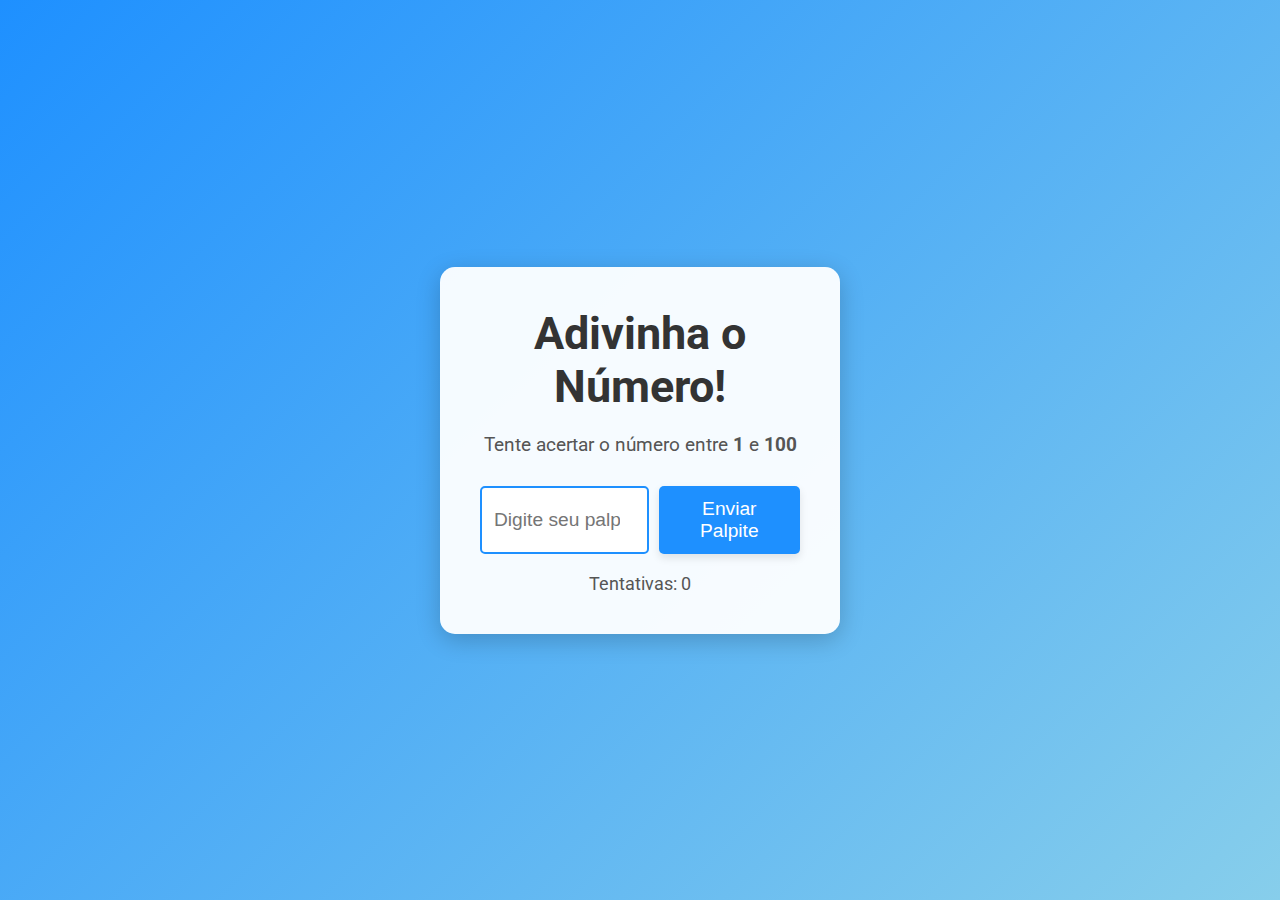
<file: index.html>
<!DOCTYPE html>
<html lang="pt-br">
<head>
    <meta charset="UTF-8">
    <meta name="viewport" content="width=device-width, initial-scale=1.0">
    <title>Jogo de Adivinhação</title>
    <link rel="stylesheet" href="estilo.css">
    <link href="https://fonts.googleapis.com/css2?family=Roboto:wght@400;700&display=swap" rel="stylesheet">
</head>
<body>
    <div class="container-jogo">
        <h1 class="titulo-jogo">Adivinha o Número!</h1>
        <p class="subtitulo">Tente acertar o número entre <strong>1</strong> e <strong>100</strong></p>
        
        <div class="area-input">
            <input type="number" id="palpite" placeholder="Digite seu palpite" class="campo-palpite" aria-label="Digite seu palpite">
            <button id="enviar-palpite" class="botao" aria-label="Enviar palpite">Enviar Palpite</button>
        </div>
        
        <p id="resultado" class="resultado" aria-live="polite"></p>
        <p id="tentativas" class="tentativas">Tentativas: <span id="contador-tentativas">0</span></p>
        <button id="reiniciar" class="botao-reiniciar" aria-label="Jogar novamente">Jogar Novamente</button>
    </div>

    <script src="script.js"></script>
</body>
</html>
</file>
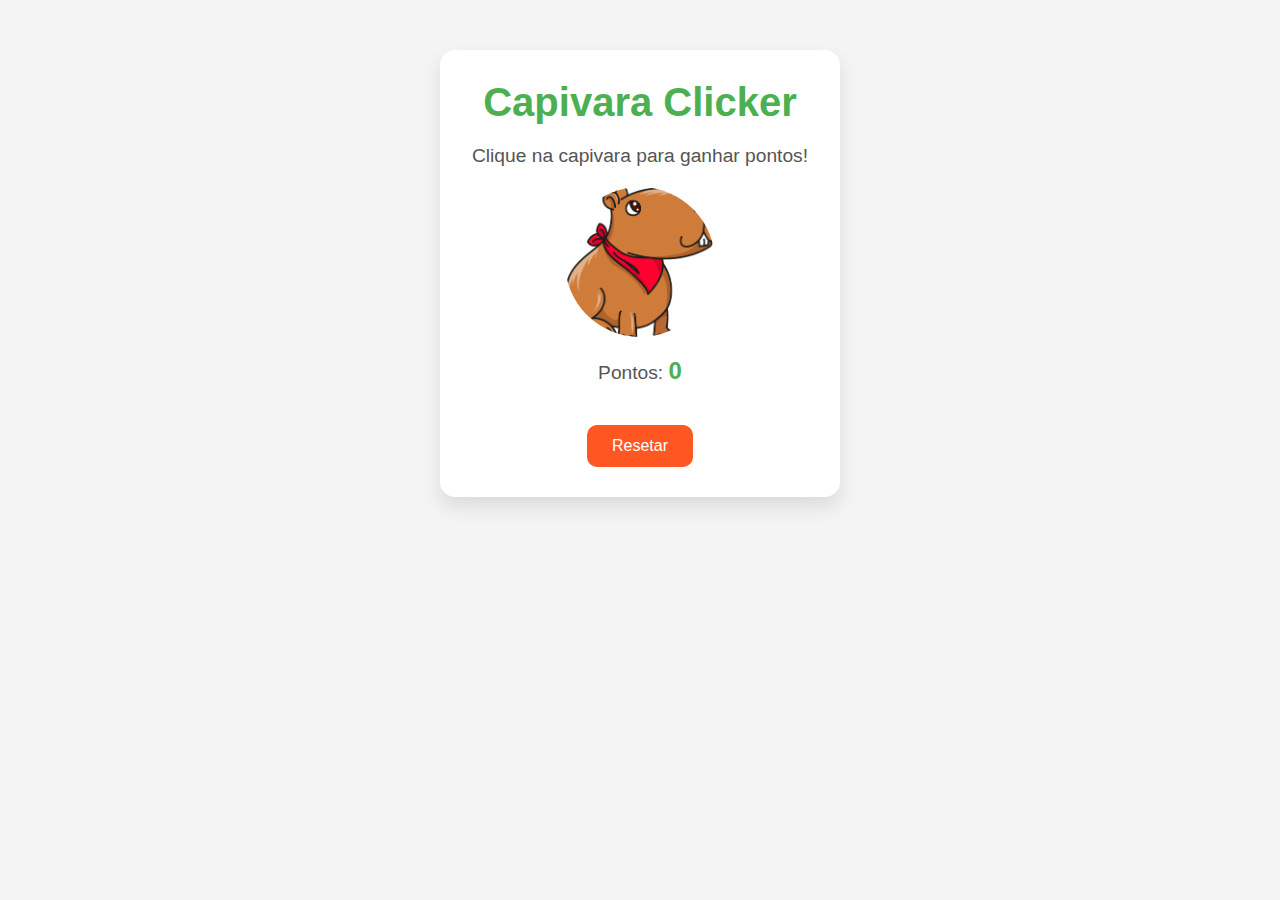
<file: capivara-clikerkk/index.html>
<!DOCTYPE html>
<html lang="pt-br">
<head>
    <meta charset="UTF-8">
    <meta name="viewport" content="width=device-width, initial-scale=1.0">
    <title>Capivara Clicker</title>
    <link rel="stylesheet" href="style.css">
</head>
<body>

    <div class="container">
        <h1>Capivara Clicker</h1>
        <p>Clique na capivara para ganhar pontos!</p>
        <div id="capivara" class="capivara"></div>
        <p>Pontos: <span id="pontos">0</span></p>
        <button id="resetar">Resetar</button>
    </div>

    <script src="script.js"></script>
</body>
</html>
</file>
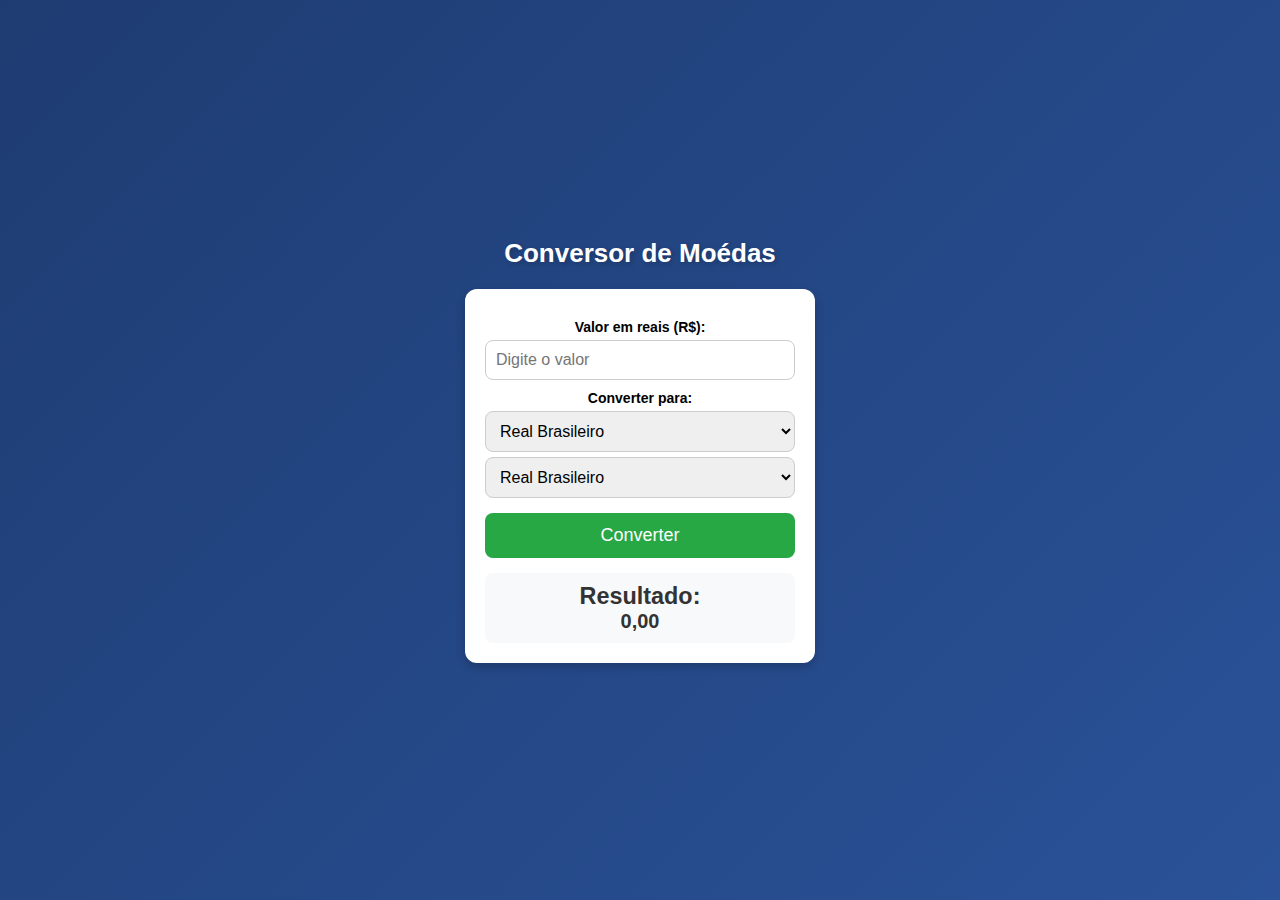
<file: conversor monetario/index.html>
<!DOCTYPE html>
<html lang="pt-br">
<head>
    <meta charset="UTF-8">
    <meta name="viewport" content="width=device-width, initial-scale=1.0">
    <title>Conversor de Moedas</title>
    <link rel="stylesheet" href="style.css">
</head>
<body>
    <div class="container">

<h1>Conversor de Moédas</h1> 
<div class="converter-box">
    <label for="valor"> Valor em reais (R$):</label>
    <input type="number" id="valor" placeholder="Digite o valor">
    <label for="moeda">Converter para:</label>
           <!-- Moeda de Origem -->
<select id="moedaOrigem">
    <option value="BRL">Real Brasileiro</option>
    <option value="USD">Dólar</option>
    <option value="EUR">Euro</option>
    <option value="JPY">Iene</option>
    <option value="ARS">Peso Argentino</option>
    <option value="GBP">Libra Esterlina</option>
    <option value="CHF">Franco Suíço</option>
    <option value="CAD">Dólar Canadense</option>
    <option value="MXN">Peso Mexicano</option>
    <option value="RUB">Rublo Russo</option>
    <option value="SEK">Coroa Sueca</option>
    <option value="AUD">Dólar Australiano</option>
    <option value="KRW">Won Sul-Coreano</option>
    <option value="AED">Dirham dos Emirados</option>
</select>

<!-- Moeda de Destino -->
<select id="moedaDestino">
    <option value="BRL">Real Brasileiro</option>
    <option value="USD">Dólar</option>
    <option value="EUR">Euro</option>
    <option value="JPY">Iene</option>
    <option value="ARS">Peso Argentino</option>
    <option value="GBP">Libra Esterlina</option>
    <option value="CHF">Franco Suíço</option>
    <option value="CAD">Dólar Canadense</option>
    <option value="MXN">Peso Mexicano</option>
    <option value="RUB">Rublo Russo</option>
    <option value="SEK">Coroa Sueca</option>
    <option value="AUD">Dólar Australiano</option>
    <option value="KRW">Won Sul-Coreano</option>
    <option value="AED">Dirham dos Emirados</option>
</select>


            <button onclick="converter()">Converter</button>

            <div class="resultado">
                <h3>Resultado:</h3>
                <p id="resultado">0,00</p>
</div>

    </div>
   



    <script src="script.js"></script>
</body>
</html>
</file>
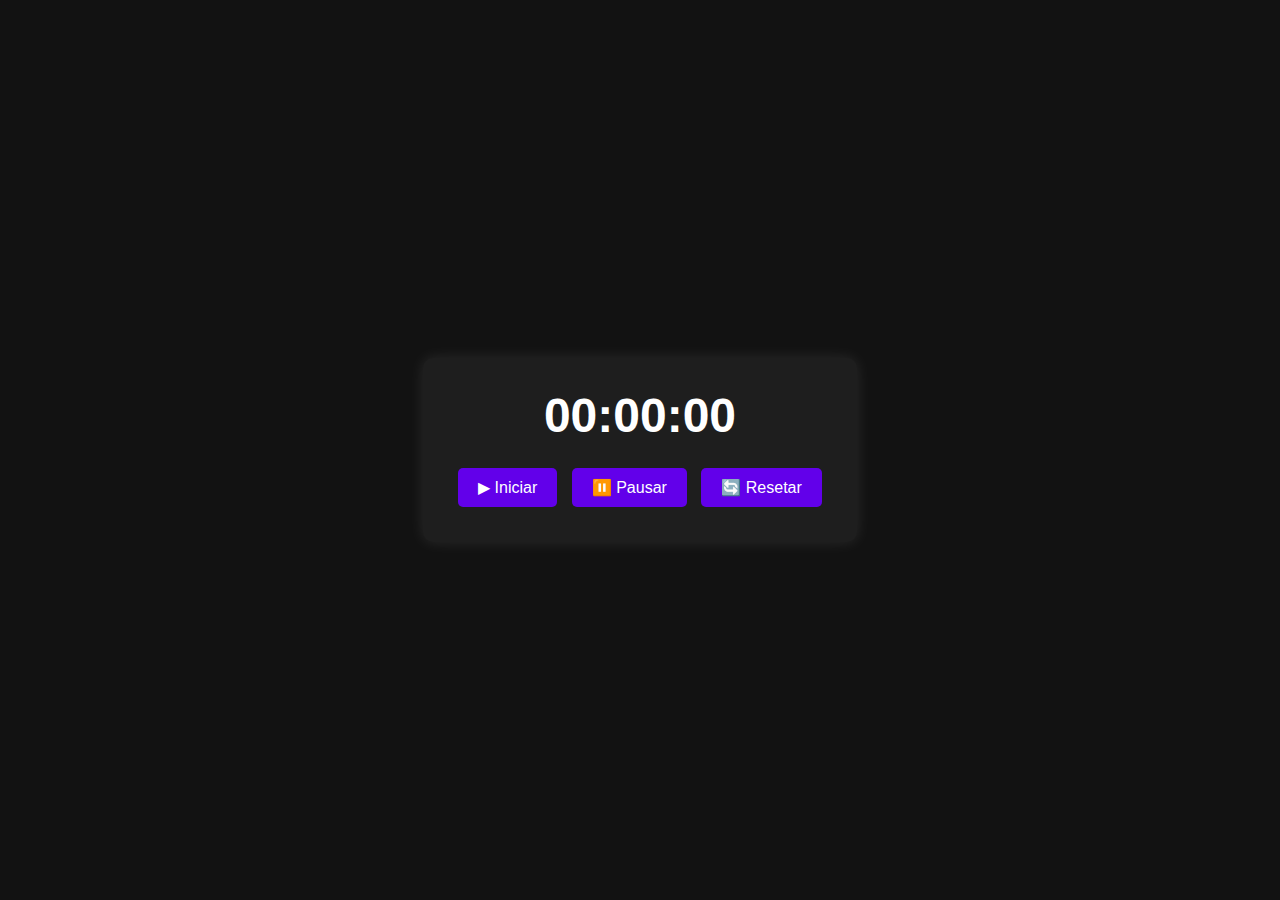
<file: cronometro/index.html>
<!DOCTYPE html>
<html lang="pt-br">
<head>
    <meta charset="UTF-8">
    <meta name="viewport" content="width=device-width, initial-scale=1.0">
    <title>Cronômetro</title>
    <link rel="stylesheet" href="style.css">
</head>
<body>
    <div class="cronometro">
        <h1 id="display">00:00:00</h1>
        <div class="botoes">
            <button id="start">▶ Iniciar</button>
            <button id="pause">⏸️ Pausar</button>
            <button id="reset">🔄 Resetar</button>
        </div>
    </div>

    <script src="script.js"></script>
</body>
</html>
</file>
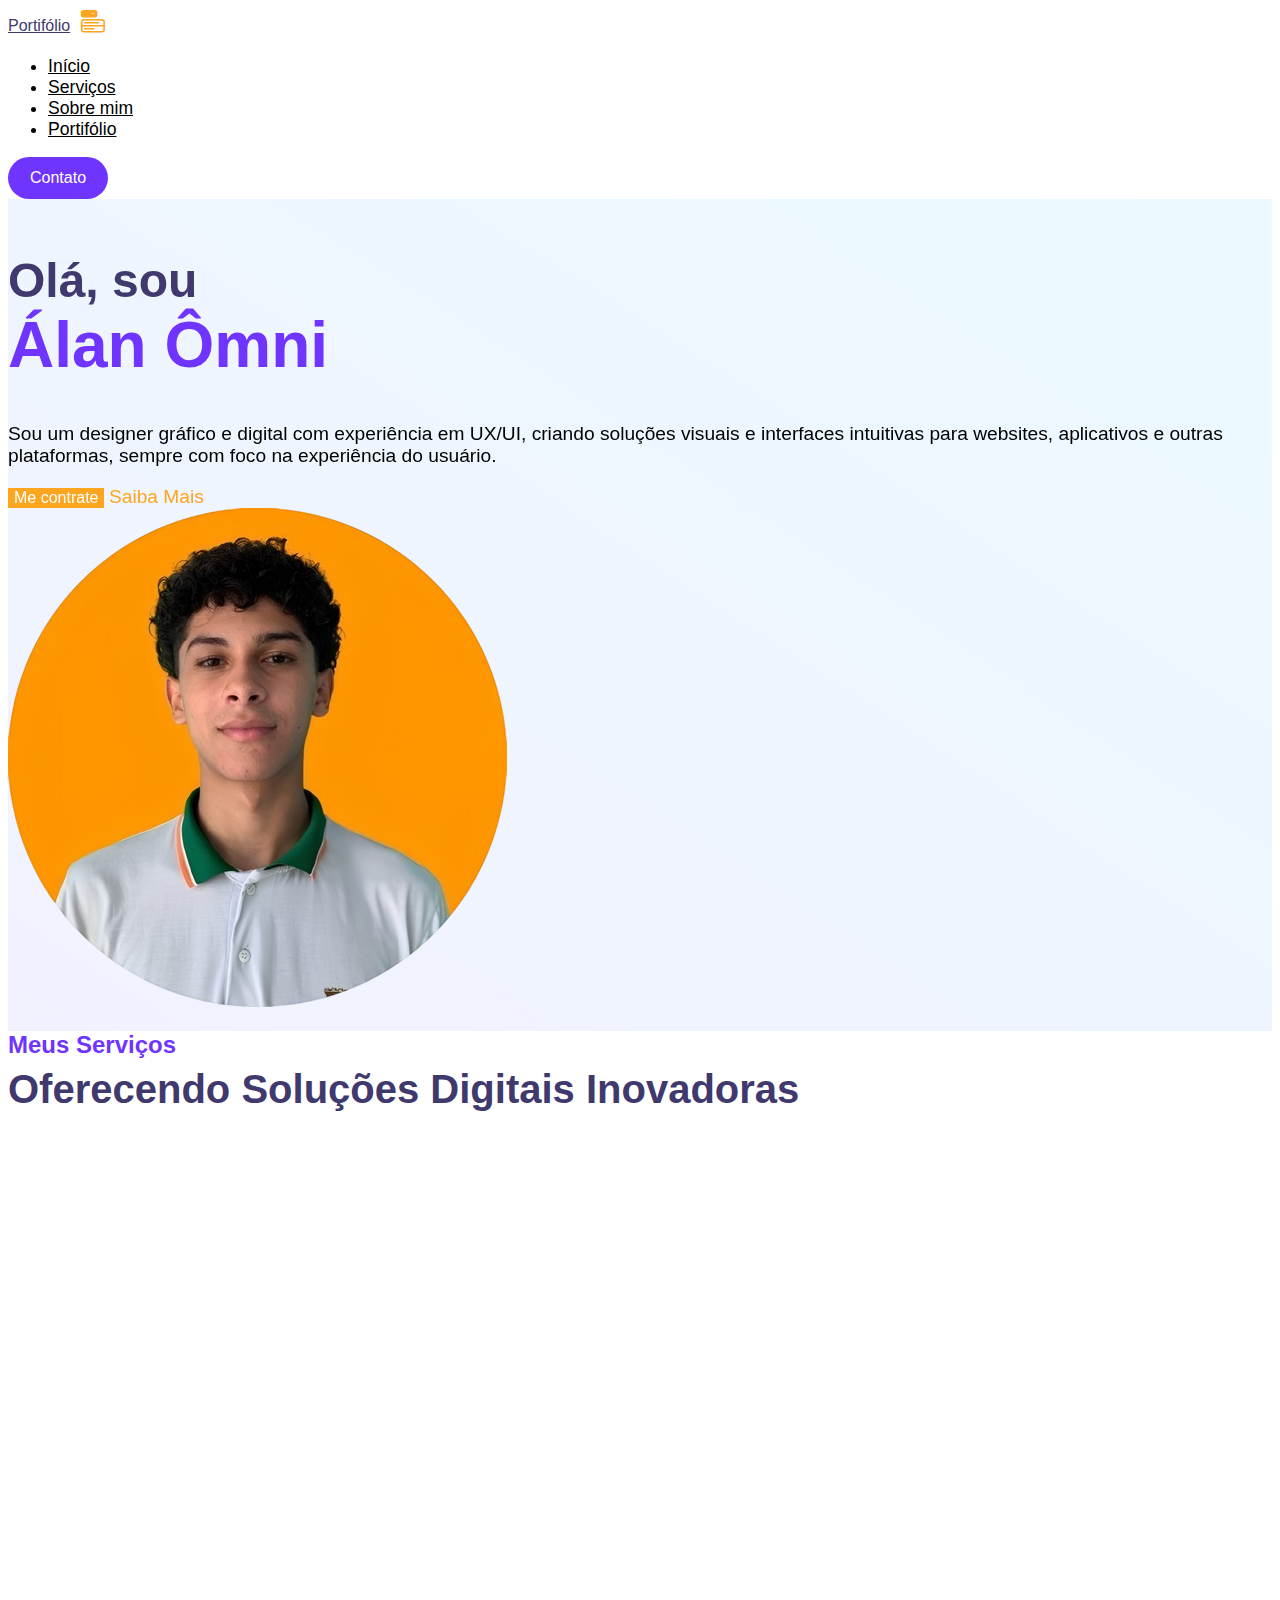
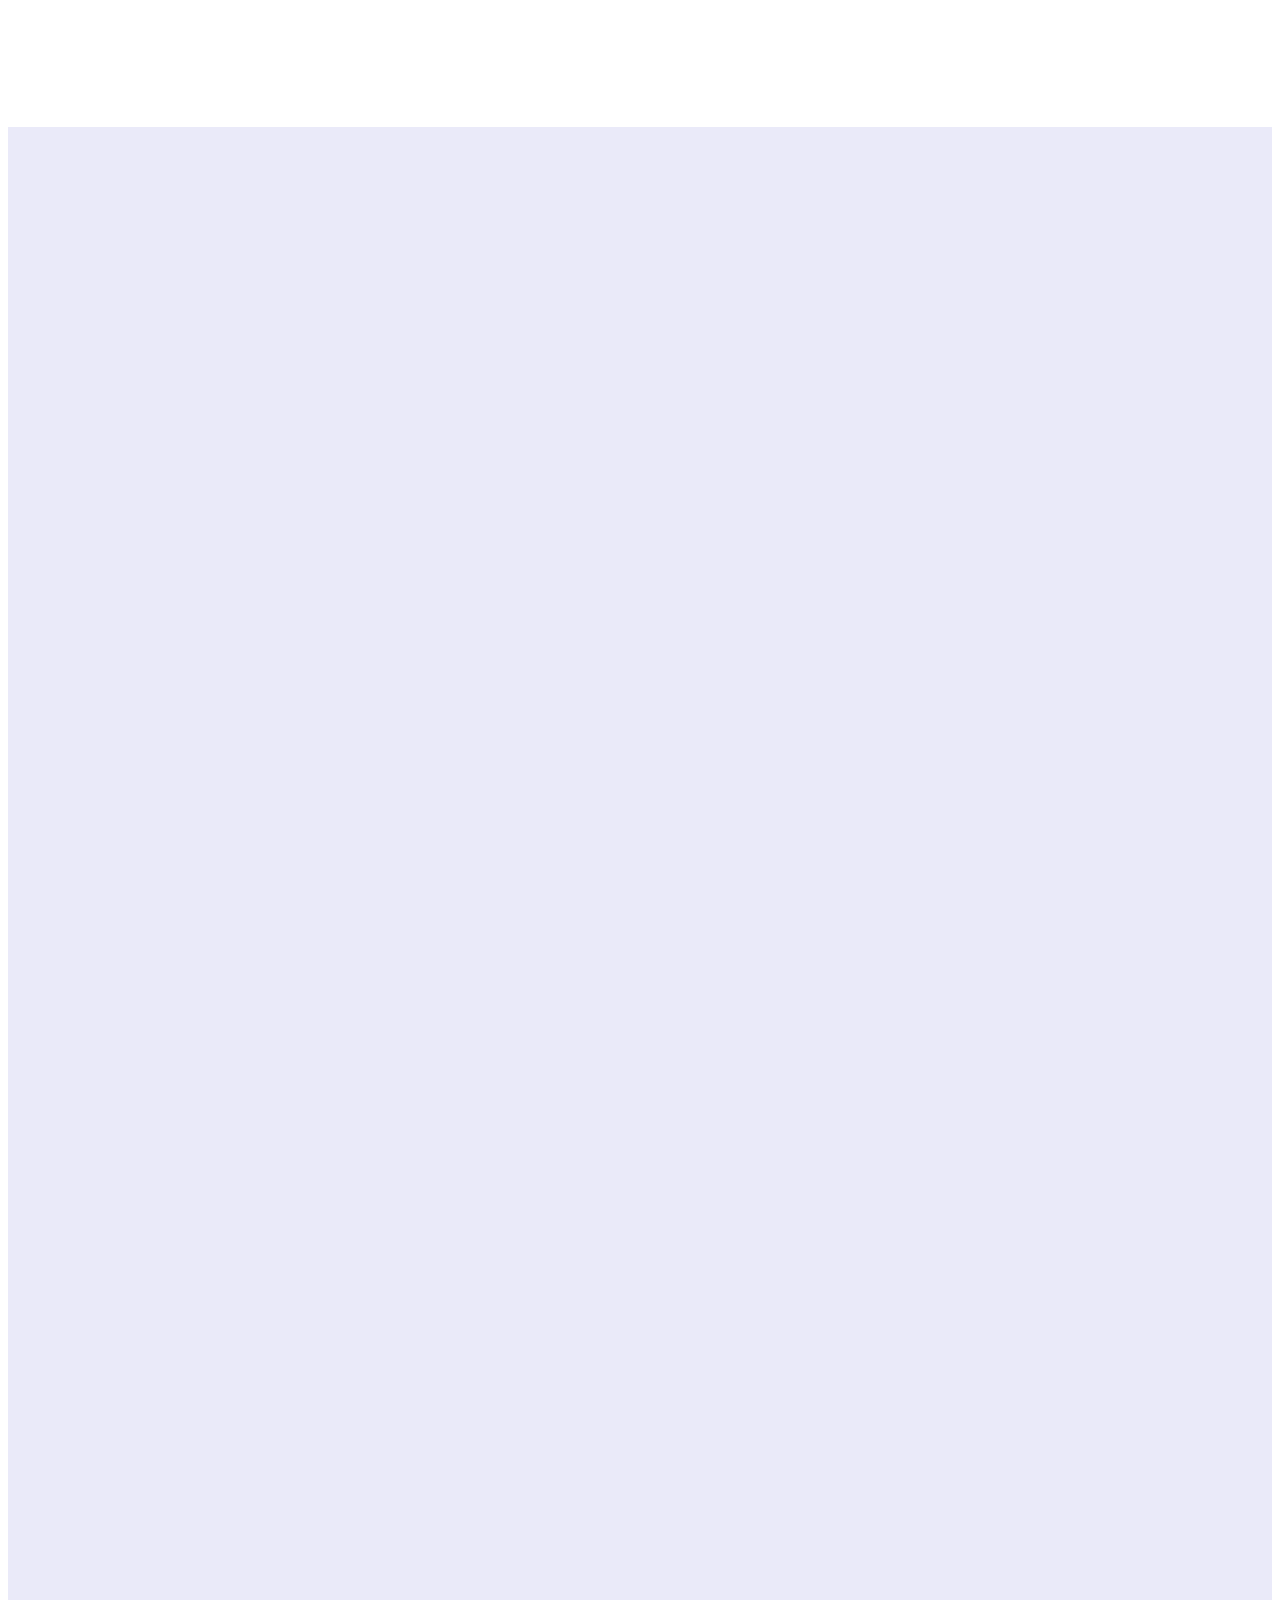
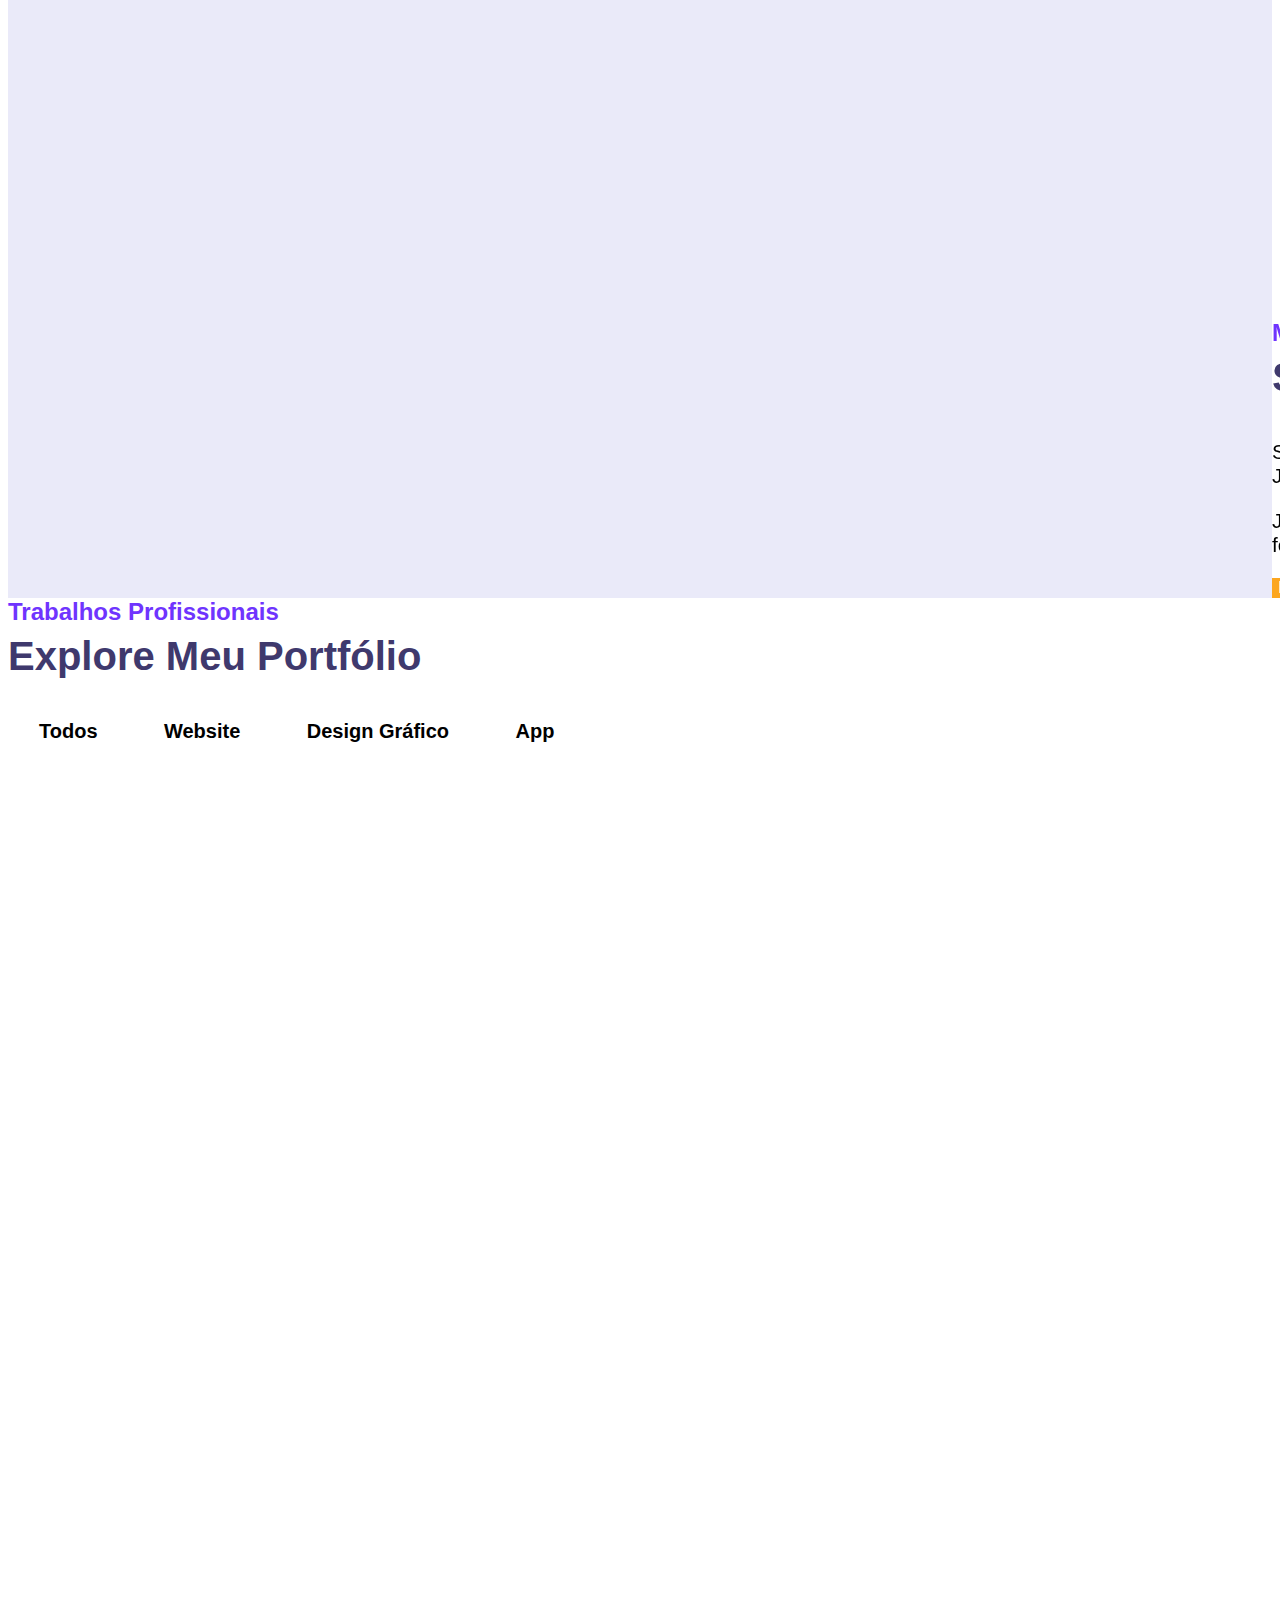
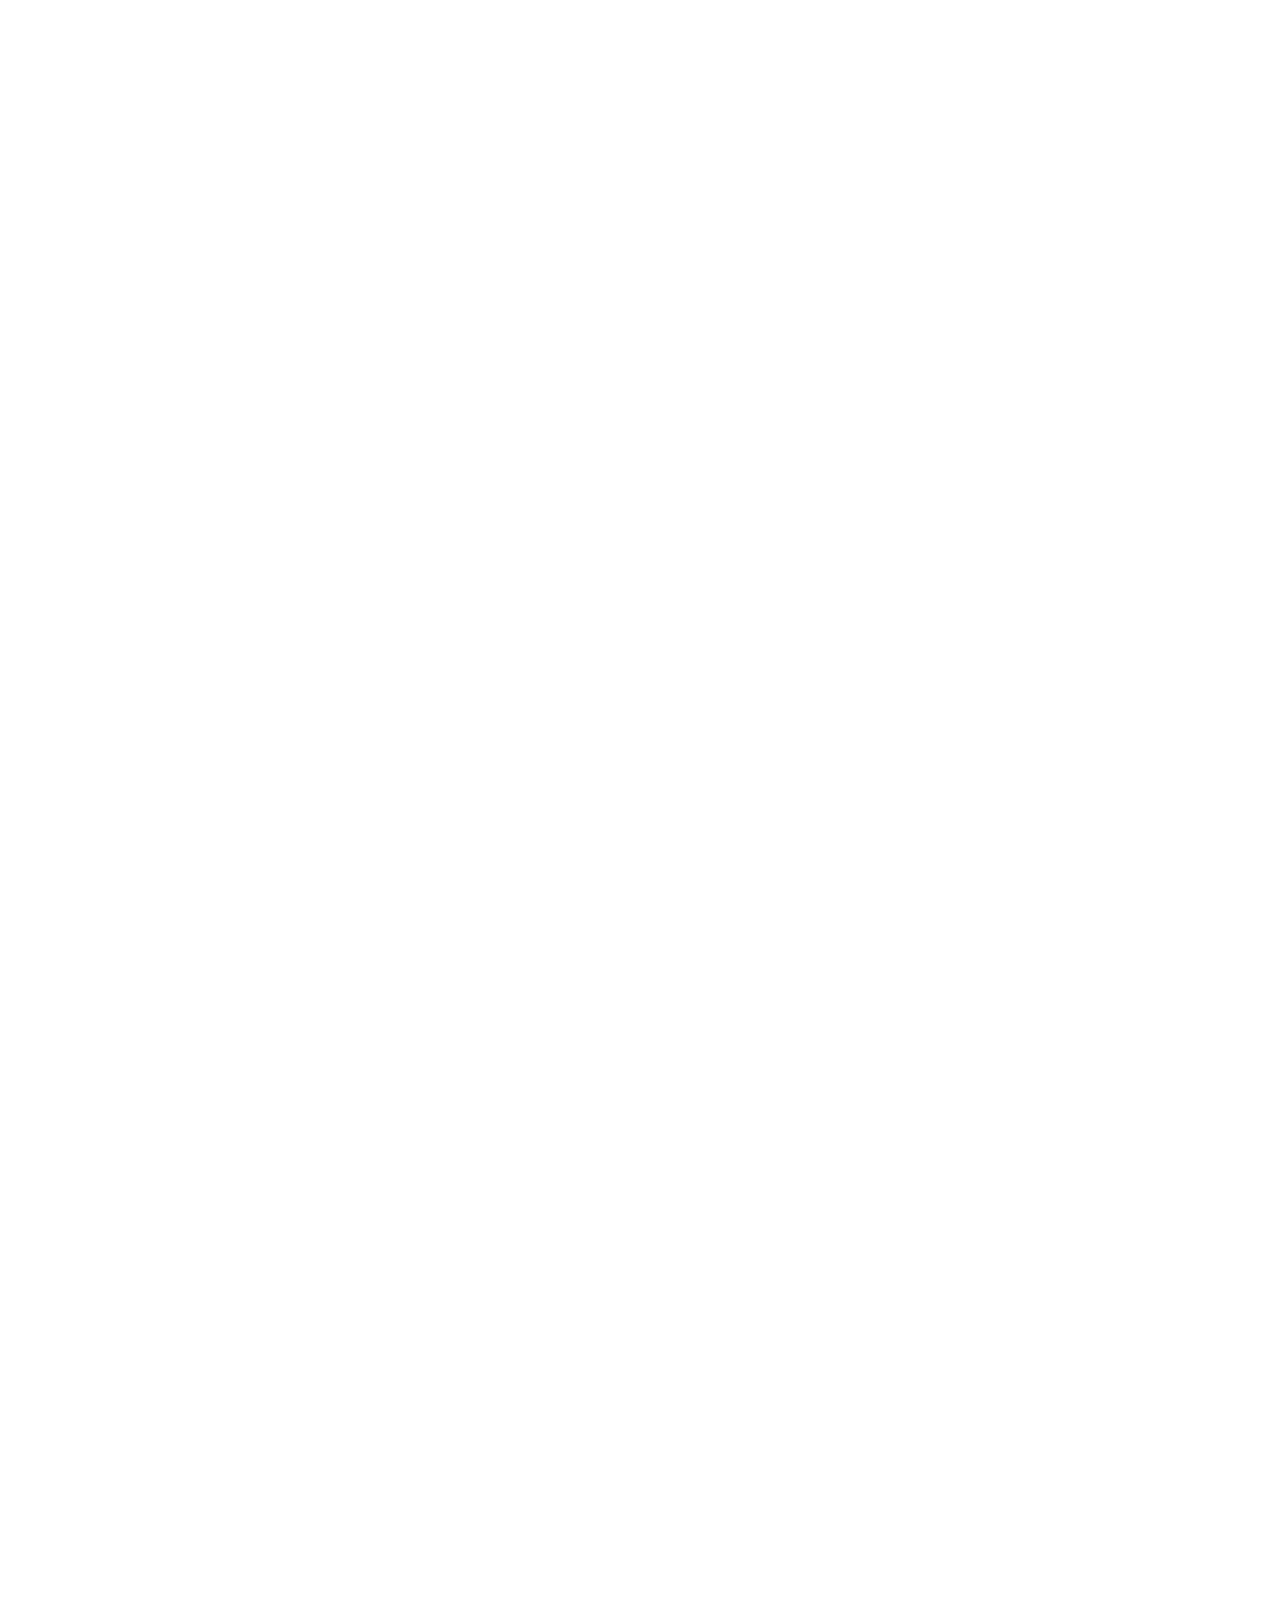
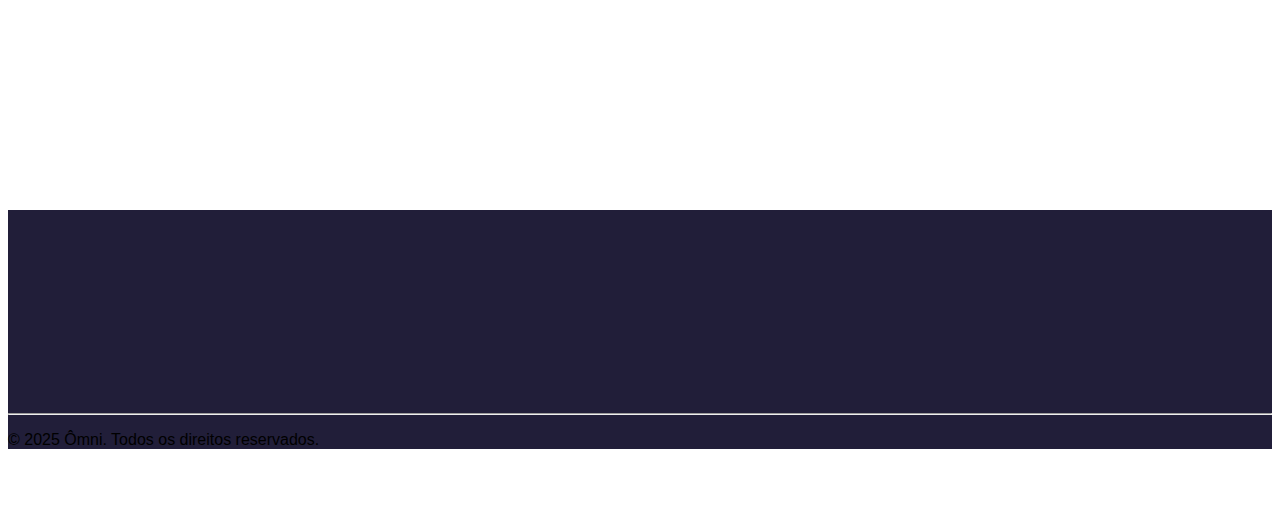
<file: PORTIFOLIO 2/index.html>
<!DOCTYPE html>
<html lang="en">

<head>
  <meta charset="UTF-8" />
  <meta http-equiv="X-UA-Compatible" content="IE=edge" />
  <meta name="viewport" content="width=device-width, initial-scale=1.0" />
  <title>Meu Portifólio</title>

  <!-- bootstrap css cdn link  -->
  <link href="https://cdn.jsdelivr.net/npm/bootstrap@5.2.3/dist/css/bootstrap.min.css" rel="stylesheet"
    integrity="sha384-rbsA2VBKQhggwzxH7pPCaAqO46MgnOM80zW1RWuH61DGLwZJEdK2Kadq2F9CUG65" crossorigin="anonymous" />

  <!-- custom css file -->
  <link rel="stylesheet" href="style.css" />

  <!-- google font link -->
  <link rel="preconnect" href="https://fonts.googleapis.com" />
  <link rel="preconnect" href="https://fonts.gstatic.com" crossorigin />
  <link href="https://fonts.googleapis.com/css2?family=Josefin+Sans:wght@300;400;500;600;700&display=swap"
    rel="stylesheet" />

  <!-- bootstrap icon cdn link  -->
  <link rel="stylesheet" href="https://cdn.jsdelivr.net/npm/bootstrap-icons@1.10.4/font/bootstrap-icons.css" />

  <!-- for adding animation to website we have used AOS library 
    AOS Library css file cdn link -->
  <link rel="stylesheet" href="https://unpkg.com/aos@next/dist/aos.css" />

  <!-- jquery cdn link  -->
  <script src="https://ajax.googleapis.com/ajax/libs/jquery/3.6.4/jquery.min.js"></script>
  <head>
    <style>
      .social-links button:focus, 
      .social-links a:focus {
        outline: none;
      }
    </style>
  </head>
  

</head>

<body>
  <!-- navbar starts -->
  <header>
    <nav id="navbar-top" class="navbar navbar-expand-lg navbar-light bg-white">
      <div class="container-fluid px-5">
        <a class="navbar-brand fw-bold fs-3" href="#" style="color: #3f396d">Portifólio</a>
        <button class="nav-menu d-md-none" type="button" data-bs-toggle="collapse" data-bs-target="#navbarNav">
          <i class="bi bi-menu-button-fill"></i>
        </button>
        <div class="collapse navbar-collapse justify-content-center" id="navbarNav">
          <ul class="navbar-nav gap-4" style="font-size: 1.1rem">
            <li class="nav-item">
              <a class="nav-link" aria-current="page" href="#">Início</a>
            </li>
            <li class="nav-item">
              <a class="nav-link" href="#service">Serviços</a>
            </li>
            <li class="nav-item">
              <a class="nav-link" href="#about">Sobre mim</a>
            </li>
            <li class="nav-item">
              <a class="nav-link" href="#portfolio">Portifólio</a>
            </li>
          </ul>
        </div>
        <div>
          <button class="c-btn ms-4 py-2 px-4 rounded-pill d-none d-md-block button-contact">
              <a href="#contact">Contato</a>
          </button>
      </div>
      
    </nav>
  </header>
  <!-- navbar ends here -->

  <!-- home section starts  -->
  <section class="home pt-5 pb-5" id="home">
    <div class="row justify-content-evenly align-middle">
      <!-- here data-aos is used for adding aos animation  -->
      <div class="col-10 col-md-6 text-center text-md-start" data-aos="slide-right">
        <h2 style="color: #3f396d">
          Olá, sou<br /><span class="c-orange">Álan Ômni</span>
        </h2>
        <p class="text-muted">
          Sou um designer gráfico e digital com experiência em UX/UI, criando soluções visuais e interfaces intuitivas para websites, aplicativos e outras plataformas, sempre com foco na experiência do usuário.
        </p>
        <button class="c-btn h-btn mt-3 py-2 px-4 rounded-pill">
          <a href="https://wa.link/xo1dcs" target="_blank" class="me-contrate-btn">
            Me contrate
          </a>
        </button>
        
        
        
        <a href="#about" class="link ms-4">Saiba Mais</a>
      </div>
      <div class="col-10 col-md-4 d-none d-md-block">
        <img src="fotinhamelhorada.png" class="img-fluid" alt="" />
      </div>
    </div>
  </section>
  <!-- home section ends here -->

  <!-- expertise section starts -->
  <section class="expertise mt-5" id="service">
    <div class="heading text-center">
      <small>Meus Serviços</small>
      <h3>
        Oferecendo Soluções Digitais Inovadoras
      </h3>
    </div>
    <div class="row justify-content-evenly mt-5">
      <div class="col-10 col-md-4" data-aos="fade-up">
        <div class="service-card">
          <div class="img">
            <img src="service-icon1.png" class="w-25 img-fluid img" alt="" />
          </div>
          <div class="content mt-3">
            <h4>Design Gráfico</h4>
            <p class="text-muted">
              Criando soluções visuais impactantes e designs gráficos que atendem às necessidades de cada cliente.
            </p>
           
          </div>
        </div>
      </div>
      <div class="col-md-4 col-10" data-aos="fade-up">
        <div class="service-card">
          <div class="img">
            <img src="service-icon2.png" class="w-25 img-fluid img" alt="" />
          </div>
          <div class="content mt-3">
            <h4>Desenvolvimento Web</h4>
            <p class="text-muted">
              Criação de websites responsivos, otimizados e funcionais em qualquer dispositivo.
            </p>
           
          </div>
        </div>
      </div>
      <div class="col-md-4 col-10" data-aos="fade-up">
        <div class="service-card">
          <div class="img">
            <img src="service-icon3.png" class="w-25 img-fluid img" alt="" />
          </div>
          <div class="content mt-3">
            <h4>Experiência de Usuário (UX/UI)</h4>
            <p class="text-muted">
              Desenvolvimento de interfaces intuitivas e experiências de usuário excepcionais.
            </p>
            
          </div>
        </div>
      </div>
    </div>
  </section>
  <!-- expertise section ends here -->

  <!-- skill section starts -->
  <section class="skill mt-5 py-5" id="about">
    <div class="row justify-content-evenly">
      <div class="col-10 col-md-5 skill-with-progress" data-aos="slide-right">
        <div class="row justify-content-evenly">
          <div class="col-10 col-md-6">
            <div class="progress-card ms-3 ms-md-0">
              <div class="circular-progress html">
                <span class="progress-value html-progress">0%</span>
              </div>
              <br />
              <span class="text">HTML</span>
            </div>
          </div>
          <div class="col-10 col-md-6 mt-4 mt-md-0">
            <div class="progress-card ms-3 ms-md-0">
              <div class="circular-progress css">
                <span class="progress-value css-progress">0%</span>
              </div>
              <br />
              <span class="text">CSS</span>
            </div>
          </div>
        </div>
        <div class="row justify-content-evenly mt-4">
          <div class="col-10 col-md-6">
            <div class="progress-card ms-3 ms-md-0">
              <div class="circular-progress javascript">
                <span class="progress-value javascript-progress">0%</span>
              </div>
              <br />
              <span class="text">JavaScript</span>
            </div>
          </div>
          <div class="col-10 col-md-6 mt-4 mt-md-0">
            <div class="progress-card ms-3  ms-md-0">
              <div class="circular-progress reactjs">
                <span class="progress-value reactjs-progress">0%</span>
              </div>
              <br>
              <span class="text">UX/UI Design</span>
            </div>
          </div>
        </div>
      </div>
      <div class="col-10 col-md-5 skill-detail" data-aos="slide-left">
        <div class="heading mt-5 mt-md-3">
          <small>Minhas Habilidades</small>
          <h3>Sobre Mim & Minhas Experiências</h3>
          <p class="text-muted">
            Sou designer gráfico e digital, especializado em criar experiências visuais incríveis e sites responsivos utilizando HTML, CSS e JavaScript.


          </p>
          <p class="text-muted">
            Já desenvolvi uma ampla variedade de projetos, desde sites para negócios até plataformas de entretenimento e educação, sempre focando na qualidade e na funcionalidade.
          </p>
          <button class="c-btn h-btn mt-3 py-2 px-4 rounded-pill">
            <!-- here download attribute is used for adding download functionality to button  -->
            <a href="https://drive.google.com/file/d/1b6C9QnmI66yrnrGpXW3kYjs7gyw6G6Tj/view" download="SampleCV" style="text-decoration: none;color: #fff;">Baixar CV</a>
          </button>
        </div>
      </div>
    </div>
  </section>
  <!-- skill section end here -->

  <!-- portfolio section starts here -->
  <section class="portfolio" id="portfolio">
    <div class="heading text-center pt-5">
      <small>Trabalhos Profissionais</small>
      <h3>Explore Meu Portfólio</h3>
    </div>

    <div id="myBtnContainer" class="text-center mt-4">
      <!-- here we will create custom attribute using data- for filtering -->
      <button class="filter-item" data-filter="all">Todos</button>
      <button class="filter-item" data-filter="website">Website</button>
      <button class="filter-item" data-filter="webdesign">Design Gráfico</button>
      <button class="filter-item" data-filter="app">App</button>
    </div>
    <div class="portfolio-body">
      <div class="row justify-content-evenly px-4">
        <div class="post col-md-4 all website all col-10 mt-3 mt-md-0" data-aos="fade-up">
          <div class="card">
            <img src="MATHMASTER.png" class="card-img-top" alt="..." />
            <div class="card-body text-center">
              <h4 class="card-title">Math Master</h4>
              <span class="badge bg-secondary badge-pill">HTML&CSS</span>
              <span class="badge bg-secondary badge-pill">JavaScript</span>
              <span class="badge bg-secondary badge-pill mb-2">Website</span><br />
              <a href="https://mathmaster-ofc.netlify.app/" class="link">Visualizar</a>
            </div>
          </div>
        </div>
        <div class="post col-md-4 all webdesign all col-10 mt-3 mt-md-0" data-aos="fade-up">
          <div class="card">
            <img src="DESIGN GRAFICO 2.png" class="card-img-top" alt="..." />
            <div class="card-body text-center">
              <h4 class="card-title">Casemiro Red Devil</h4>
              <span class="badge bg-secondary badge-pill">Gimp</span>
              <span class="badge bg-secondary badge-pill">Design Gráfico</span>
              <span class="badge bg-secondary badge-pill mb-2">Edição</span><br />
              <a href="https://imgur.com/a/qaCrtMv" class="read-more-btn link">Visualizar</a>
            </div>
          </div>
        </div>
      </div>
      <div class="row justify-content-evenly mt-4 px-4">
        <div class="post col-md-4 all webdesign all col-10 mt-3 mt-md-0" data-aos="fade-up">
          <div class="card">
            <img src="DESIGN GRAFICO 1.png" class="card-img-top" alt="..." />
            <div class="card-body text-center">
              <h4 class="card-title">Pedro Raul no Vozão</h4>
              <span class="badge bg-secondary badge-pill">Gimp</span>
              <span class="badge bg-secondary badge-pill">Design Gráfico</span>
              <span class="badge bg-secondary badge-pill mb-2">Edição</span><br />
              <a href="https://imgur.com/a/X9M9flS" class="read-more-btn link">Visualizar</a>
            </div>
          </div>
        </div>
        <div class="post col-md-4 all website all col-10 mt-3 mt-md-0" data-aos="fade-up">
          <div class="card">
            <img src="color cliker.png" class="card-img-top" alt="..." />
            <div class="card-body text-center">
              <h4 class="card-title">Color Cliker</h4>
              <span class="badge bg-secondary badge-pill">HTML&CSS</span>
              <span class="badge bg-secondary badge-pill">JavaScript</span>
              <span class="badge bg-secondary badge-pill mb-2">Website</span><br />
              <a href="https://color-cliker.netlify.app/" class="read-more-btn link">Visualizar</a>
            </div>
          </div>
        </div>
        <div class="post col-md-4 all website col-10 mt-3 mt-md-0" data-aos="fade-up">
          <div class="card">
            <img src="advinhar numero.png" class="card-img-top" alt="..." />
            <div class="card-body text-center">
              <h4 class="card-title">Adivinhar número</h4>
              <span class="badge bg-secondary badge-pill">HTML&CSS</span>
              <span class="badge bg-secondary badge-pill">JavaScript</span>
              <span class="badge bg-secondary badge-pill mb-2">Website</span><br />
              <a href="#" class="read-more-btn link">Visualizar</a>
            </div>
          </div>
        </div>
       <div class="post col-md-4 all app col-10 mt-3 mt-md-0" data-aos="fade-up">
  <div class="card">
    <img src="eco track 2.png" class="card-img-top" alt="..." />
    <div class="card-body text-center">
      <h4 class="card-title">EcoTrack</h4>
      <span class="badge bg-secondary badge-pill">Mobile</span>
      <span class="badge bg-secondary badge-pill">Figma</span>
      <span class="badge bg-secondary badge-pill mb-2">App</span><br />
      <a href="https://www.figma.com/design/D4VffY4ozs47BFCXO34WID/Untitled?node-id=0-1&t=UxFvu3Hu7L2H4qll-1" class="read-more-btn link">Visualizar</a>
    </div>
  </div>
</div>
<div class="row justify-content-evenly mt-4 px-4">
  <!-- Card EcoTrack no formato correto -->
  <div class="post col-md-4 all website col-10 mt-3 mt-md-0" data-aos="fade-up">
    <div class="card">
      <!-- Adicionando classes de estilo à imagem -->
      <img src="eco track 2.png" class="card-img-top img-fluid" alt="EcoTrack Projeto" />
      <div class="card-body text-center">
        <h4 class="card-title">EcoTrack</h4>
        <span class="badge bg-secondary badge-pill">HTML&CSS</span>
        <span class="badge bg-secondary badge-pill">JavaScript</span>
        <span class="badge bg-secondary badge-pill mb-2">App</span><br />
        <a href="#" class="read-more-btn link">Ver mais</a>
      </div>
    </div>
  </div>
</div>

  
  <!-- Outros cards aqui, se necessário -->
</div>

        
        
      </div>
    </div>
  </section>
  <footer class="text-center text-muted py-4">
    <h3 class="text-white pt-4" data-aos="fade-up">Meu Portfólio</h3>
    <div class="link-group mt-5" data-aos="fade-up">
      <a href="#home">Início</a>
      <div class="vr"></div>
      <a href="#about">Sobre</a>
      <div class="vr"></div>
      <a href="#service">Serviços</a>
      <div class="vr"></div>
      <a href="#portfolio">Portifólio</a>
    </div>
    <div class="social-links mt-5" data-aos="fade-up">
      <button class="rounded-pill dribble">
        <a href="https://www.instagram.com/omn.1z_/" target="_blank"><i class="bi bi-instagram"></i></a>
      </button>
      <button class="rounded-pill whatsapp">
        <a href="https://wa.link/xo1dcs" target="_blank"><i class="bi bi-whatsapp"></i></a>
      </button>
      <button class="rounded-pill behance">
        <a href="#" target="_blank"><i class="bi bi-twitter"></i></a>
      </button>
    </div>
    
    
    
    <hr class="text-muted my-4" />

    <p>&copy; 2025 Ômni. Todos os direitos reservados.
    </p>
  </footer>
  <!-- footer section ends here -->

  <!-- bootstrap javascript cdn link  -->
  <script src="https://cdn.jsdelivr.net/npm/bootstrap@5.2.3/dist/js/bootstrap.bundle.min.js"
    integrity="sha384-kenU1KFdBIe4zVF0s0G1M5b4hcpxyD9F7jL+jjXkk+Q2h455rYXK/7HAuoJl+0I4"
    crossorigin="anonymous"></script>

  <!-- AOS library javascript link  -->
  <script src="https://unpkg.com/aos@next/dist/aos.js"></script>
  <script>
    // initializing AOS library
    AOS.init({
      duration: 1000,
      offset: 50,
    });
  </script>
  <script src="script.js"></script>

</body>

</html>
</file>
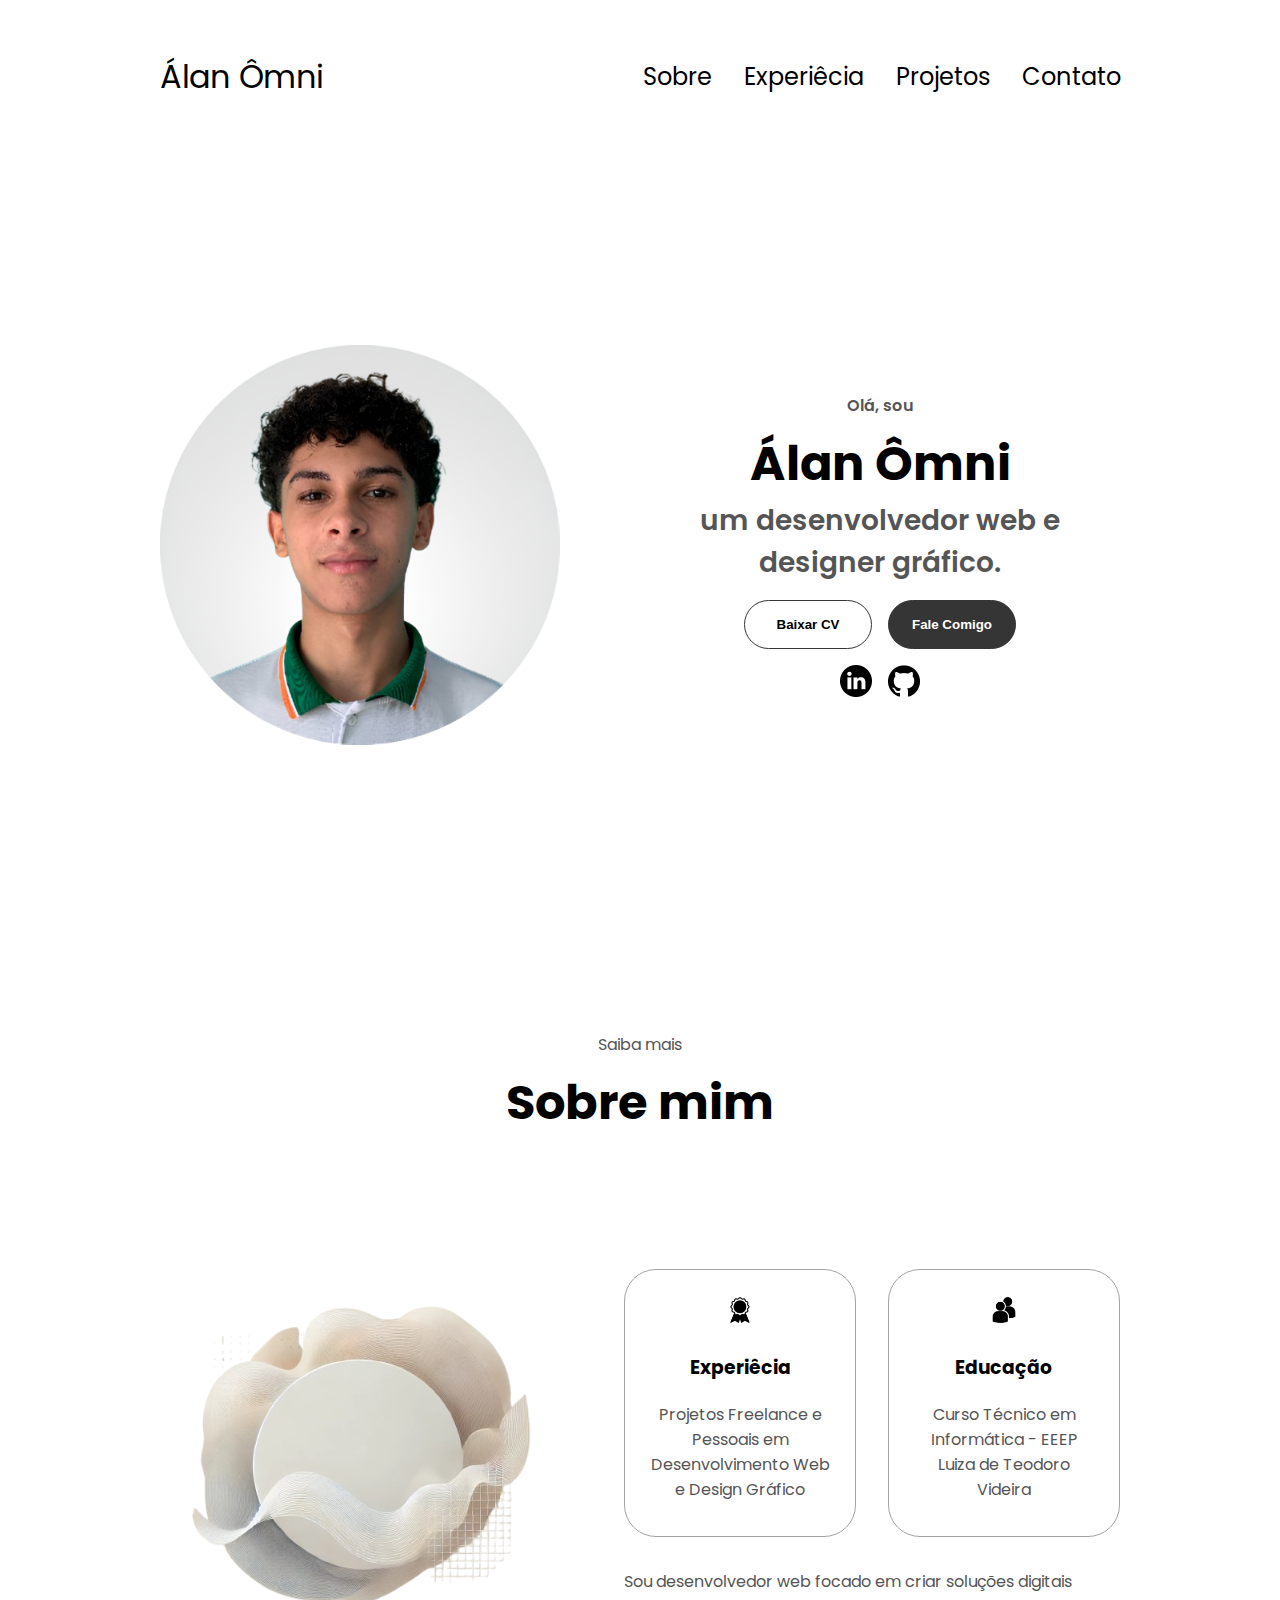
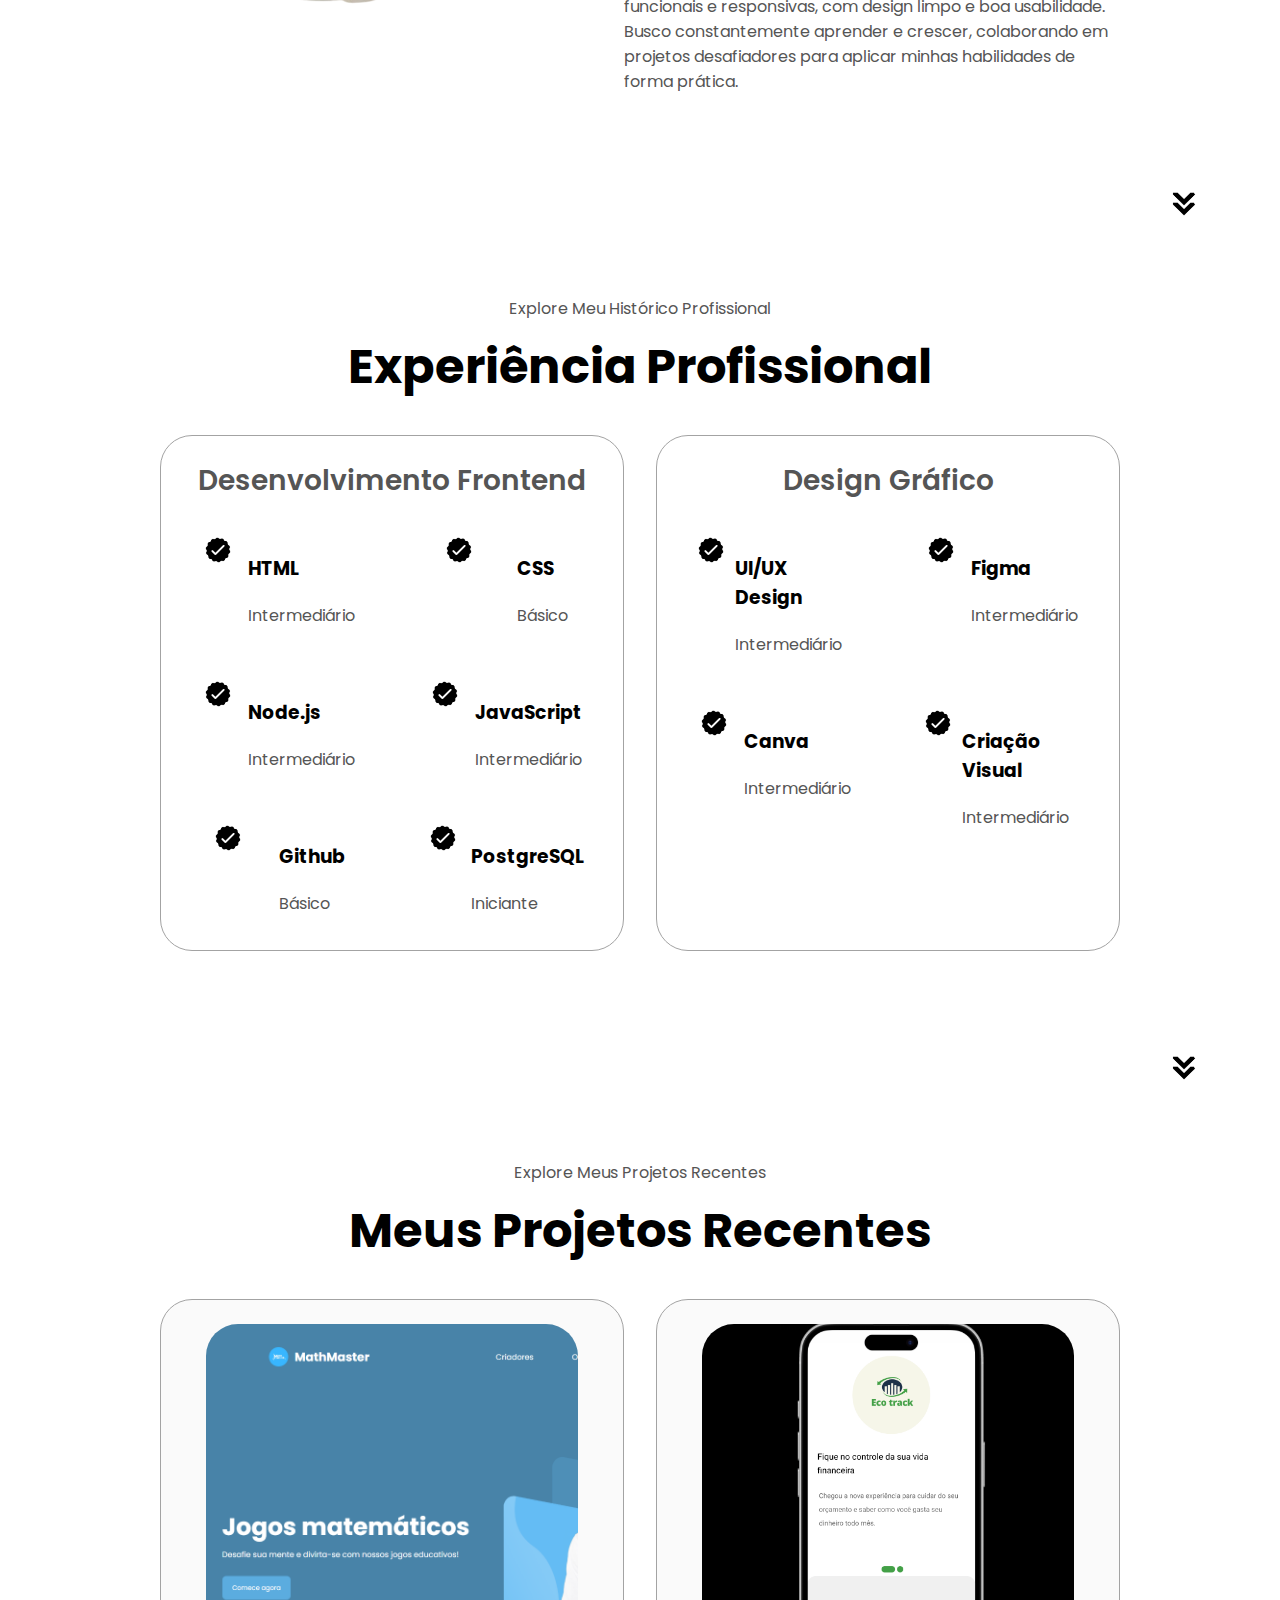
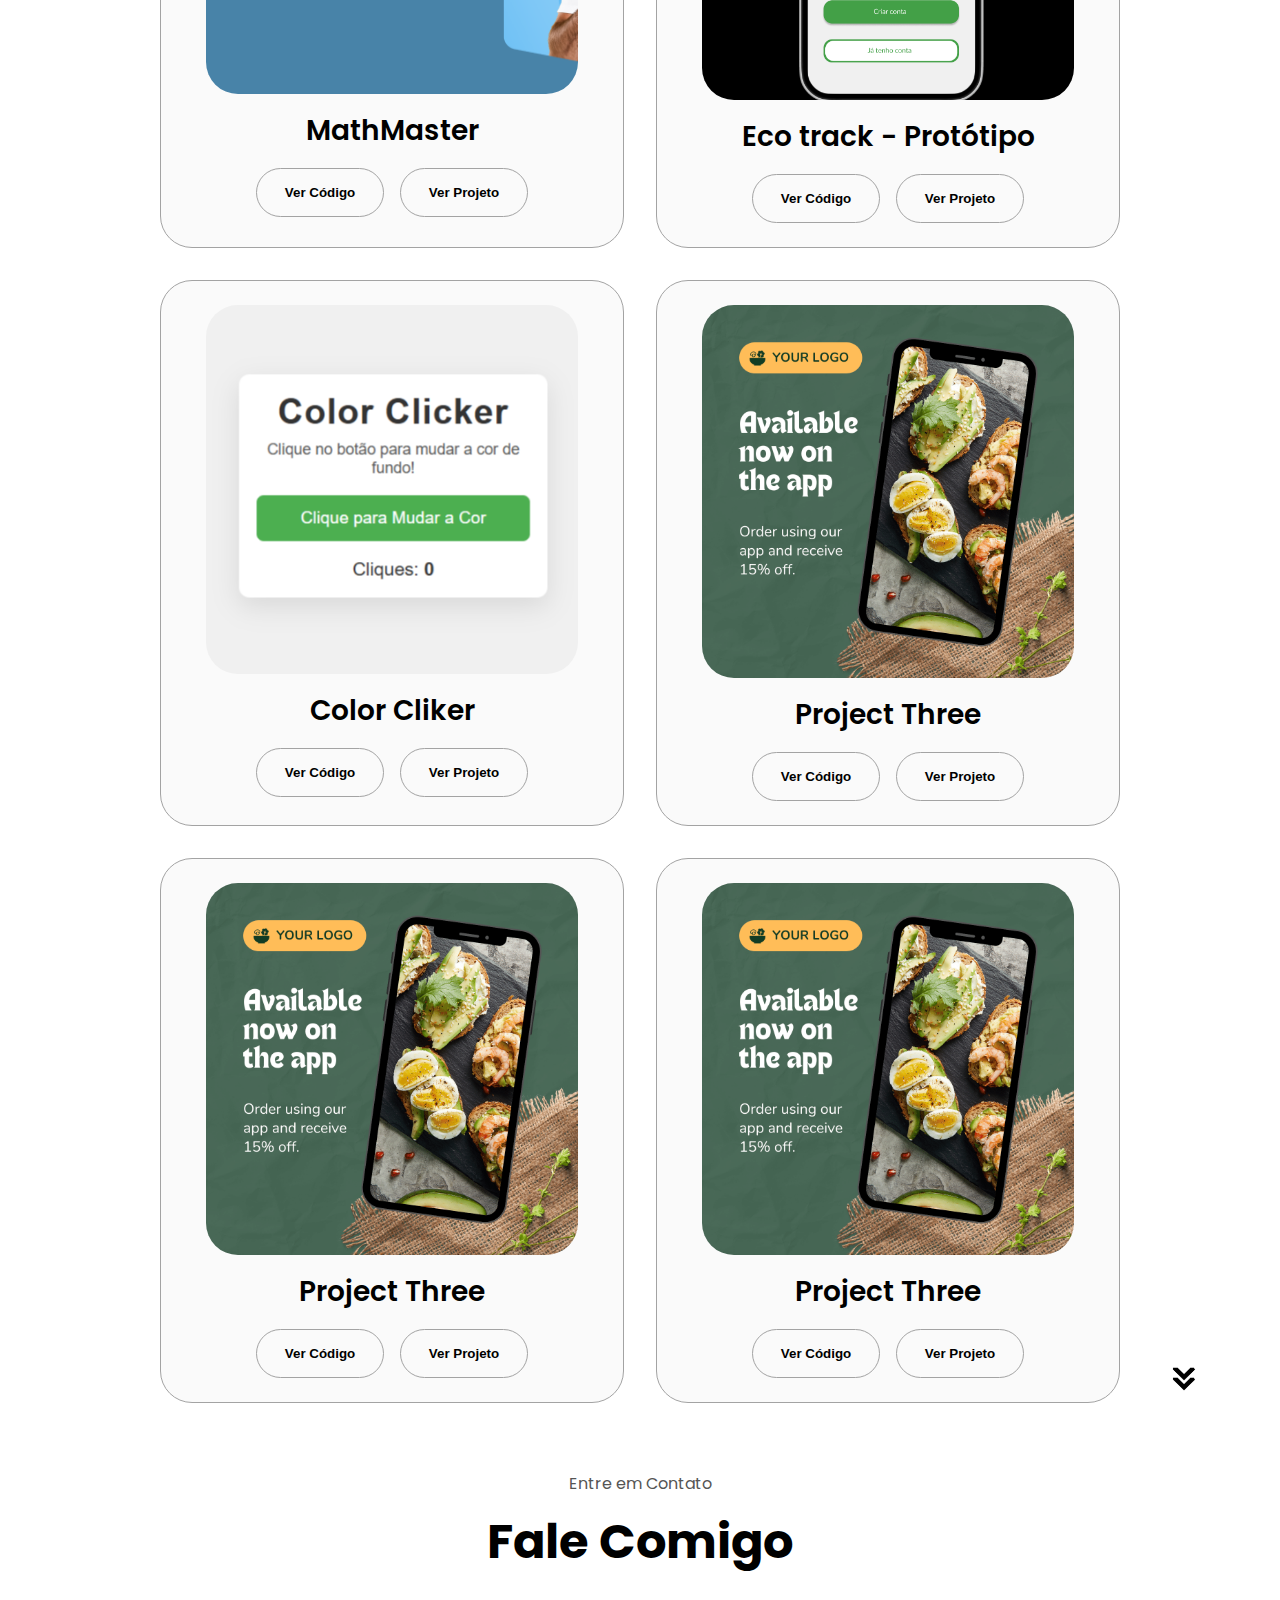
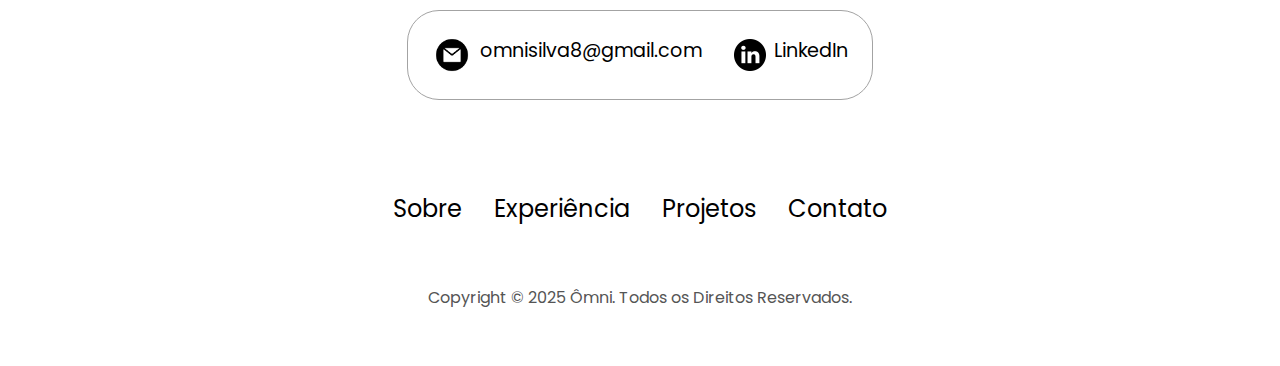
<file: portifolio/index.html>
<!DOCTYPE html>
<html lang="pt-br">
  <head>
    <meta charset="UTF-8" />
    <meta http-equiv="X-UA-Compatible" content="IE=edge" />
    <meta name="viewport" content="width=device-width, initial-scale=1.0" />
    <title>Meu Portifólio</title>
    <link rel="stylesheet" href="style.css" />
    <link rel="stylesheet" href="mediaqueries.css" />
  </head>
  <body>
    <nav id="desktop-nav">
      <div class="logo">Álan Ômni</div>
      <div>
        <ul class="nav-links">
          <li><a href="#about">Sobre</a></li>
          <li><a href="#experience">Experiêcia</a></li>
          <li><a href="#projects">Projetos</a></li>
          <li><a href="#contact">Contato</a></li>
        </ul>
      </div>
    </nav>
    <nav id="hamburger-nav">
      <div class="logo">Álan Ômni</div>
      <div class="hamburger-menu">
        <div class="hamburger-icon" onclick="toggleMenu()">
          <span></span>
          <span></span>
          <span></span>
        </div>
        <div class="menu-links">
          <li><a href="#about" onclick="toggleMenu()">Sobre</a></li>
          <li><a href="#experience" onclick="toggleMenu()">Experiêcia</a></li>
          <li><a href="#projects" onclick="toggleMenu()">Projetos</a></li>
          <li><a href="#contact" onclick="toggleMenu()">Contato</a></li>
        </div>
      </div>
    </nav>
    <section id="profile">
      <div class="section__pic-container">
        <img src="./assets/foto.png" alt="John Doe profile picture" />
      </div>
      <div class="section__text">
        <p class="section__text__p1">Olá, sou</p>
        <h1 class="title">Álan Ômni</h1>
        <p class="section__text__p2">um desenvolvedor web e designer gráfico.</p>
        <div class="btn-container">
          <button
            class="btn btn-color-2"
            onclick="window.open('./assets/resume-example.pdf')"
          >
          Baixar CV
          </button>
          <button class="btn btn-color-1" onclick="location.href='./#contact'">
            Fale Comigo
          </button>
        </div>
        <div id="socials-container">
          <img
            src="./assets/linkedin.png"
            alt="Meu linkedin"
            class="icon"
            onclick="location.href='https://www.linkedin.com/in/alanomni/'"
          />
          <img
            src="./assets/github.png"
            alt="My Github profile"
            class="icon"
            onclick="location.href='https://github.com/Omni69'"
          />
        </div>
      </div>
    </section>
    <section id="about">
      <p class="section__text__p1">Saiba mais</p>
      <h1 class="title">Sobre mim</h1>
      <div class="section-container">
        <div class="section__pic-container">
          <img
            src="./assets/fdsakkkdaskjdkladj.png"
            alt="Profile picture"
            class="about-pic"
          />
        </div>
        <div class="about-details-container">
          <div class="about-containers">
            <div class="details-container">
              <img
                src="./assets/experience.png"
                alt="Experience icon"
                class="icon"
              />
              <h3>Experiêcia</h3>
              <p>Projetos Freelance e Pessoais em Desenvolvimento Web e Design Gráfico</p>
            </div>
            <div class="details-container">
              <img
                src="./assets/education.png"
                alt="Education icon"
                class="icon"
              />
              <h3>Educação</h3>
            <p>
           Curso Técnico em Informática - EEEP Luiza de Teodoro Videira</p>

              
            </div>
          </div>
          <div class="text-container">
            <p>Sou desenvolvedor web focado em criar soluções digitais funcionais e responsivas, com design limpo e boa usabilidade. Busco constantemente aprender e crescer, colaborando em projetos desafiadores para aplicar minhas habilidades de forma prática.
          </div>
        </div>
      </div>
      <img
        src="./assets/arrow.png"
        alt="Arrow icon"
        class="icon arrow"
        onclick="location.href='./#experience'"
      />
    </section>
    <section id="experience">
      <p class="section__text__p1">Explore Meu Histórico Profissional</p>
      <h1 class="title">Experiência Profissional</h1>
      <div class="experience-details-container">
        <div class="about-containers">
          <div class="details-container">
            <h2 class="experience-sub-title">Desenvolvimento Frontend</h2>
            <div class="article-container">
              <article>
                <img
                  src="./assets/checkmark.png"
                  alt="Experience icon"
                  class="icon"
                />
                <div>
                  <h3>HTML</h3>
                  <p>Intermediário</p>
                </div>
              </article>
              <article>
                <img
                  src="./assets/checkmark.png"
                  alt="Experience icon"
                  class="icon"
                />
                <div>
                  <h3>CSS</h3>
                  <p>Básico</p>
                </div>
              </article>
              <article>
                <img
                  src="./assets/checkmark.png"
                  alt="Experience icon"
                  class="icon"
                />
                <div>
                  <h3>Node.js</h3>
                  <p>Intermediário</p>
                </div>
              </article>
              <article>
                <img
                  src="./assets/checkmark.png"
                  alt="Experience icon"
                  class="icon"
                />
                <div>
                  <h3>JavaScript</h3>
                  <p>Intermediário</p>
                </div>
              </article>
              <article>
                <img
                  src="./assets/checkmark.png"
                  alt="Experience icon"
                  class="icon"
                />
                <div>
                  <h3>Github</h3>
                  <p>Básico</p>
                </div>
              </article>
              <article>
                <img
                  src="./assets/checkmark.png"
                  alt="Experience icon"
                  class="icon"
                />
                <div>
                  <h3>PostgreSQL</h3>
                  <p>Iniciante</p>
                </div>
              </article>
            </div>
          </div>
          <div class="details-container">
            <h2 class="experience-sub-title">Design Gráfico</h2>
            <div class="article-container">
              <article>
                <img
                  src="./assets/checkmark.png"
                  alt="Experience icon"
                  class="icon"
                />
                <div>
                  <h3>UI/UX Design</h3>
                  <p>Intermediário</p>
                </div>
              </article>
              <article>
                <img
                  src="./assets/checkmark.png"
                  alt="Experience icon"
                  class="icon"
                />
                <div>
                  <h3>Figma</h3>
                  <p>Intermediário</p>
                </div>
              </article>
              <article>
                <img
                  src="./assets/checkmark.png"
                  alt="Experience icon"
                  class="icon"
                />
                <div>
                  <h3>Canva</h3>
                  <p>Intermediário
                </div>
              </article>
              <article>
                <img
                  src="./assets/checkmark.png"
                  alt="Experience icon"
                  class="icon"
                />
                <div>
                  <h3>Criação Visual</h3>
                  <p>Intermediário</p>
                </div>
              </article>
            </div>
          </div>
        </div>
      </div>
      <img
        src="./assets/arrow.png"
        alt="Arrow icon"
        class="icon arrow"
        onclick="location.href='./#projects'"
      />
    </section>
    <section id="projects">
      <p class="section__text__p1">Explore Meus Projetos Recentes</p>
      <h1 class="title">Meus Projetos Recentes</h1>
      <div class="experience-details-container">
        <div class="about-containers">
          <div class="details-container color-container">
            <div class="article-container">
              <img
                src="./assets/projeto1.png"
                alt="Project 1"
                class="project-img"
              />
            </div>
            <h2 class="experience-sub-title project-title">MathMaster</h2>
            <div class="btn-container">
              <button
                class="btn btn-color-2 project-btn"
                onclick="location.href='https://github.com/Omni69/mathmaster'"

              >
              Ver Código
              </button>
              <button
                class="btn btn-color-2 project-btn"
                onclick="location.href='https://www.instagram.com/mathmaster_ofc/'"
              >
              Ver Projeto
              </button>
            </div>
          </div>
          <div class="details-container color-container">
            <div class="article-container">
              <img
                src="./assets/projeto2.png"
                alt="Projeto 2"
                class="project-img"
              />
            </div>
            <h2 class="experience-sub-title project-title"> Eco track - Protótipo</h2>
            <div class="btn-container">
              <button
                class="btn btn-color-2 project-btn"
                onclick="location.href='https://github.com/'"
              >
              Ver Código
              </button>
              <button
                class="btn btn-color-2 project-btn"
                onclick="location.href='https://www.figma.com/proto/D4VffY4ozs47BFCXO34WID/Untitled?node-id=2-4&starting-point-node-id=2%3A4'"

              >
              Ver Projeto
              </button>
            </div>
          </div>
          <div class="details-container color-container">
            <div class="article-container">
              <img
                src="./assets/mudar cor.png"
                alt="Project 3"
                class="project-img"
              />
            </div>
            <h2 class="experience-sub-title project-title">Color Cliker</h2>
            <div class="btn-container">
              <button
                class="btn btn-color-2 project-btn"
                onclick="location.href='https://github.com/Omni69/mudar--cor-fundo-site'"
              >
              Ver Código
              </button>
              <button
                class="btn btn-color-2 project-btn"
                onclick="location.href='https://color-cliker.netlify.app/'"
              >
              Ver Projeto
              </button>
            </div>
          </div>
          <div class="details-container color-container">
            <div class="article-container">
              <img
                src="./assets/project-3.png"
                alt="Project 3"
                class="project-img"
              />
            </div>
            <h2 class="experience-sub-title project-title">Project Three</h2>
            <div class="btn-container">
              <button
                class="btn btn-color-2 project-btn"
                onclick="location.href='https://github.com/'"
              >
              Ver Código
              </button>
              <button
                class="btn btn-color-2 project-btn"
                onclick="location.href='https://github.com/'"
              >
              Ver Projeto
              </button>
            </div>
          </div>
          <div class="details-container color-container">
            <div class="article-container">
              <img
                src="./assets/project-3.png"
                alt="Project 3"
                class="project-img"
              />
            </div>
            <h2 class="experience-sub-title project-title">Project Three</h2>
            <div class="btn-container">
              <button
                class="btn btn-color-2 project-btn"
                onclick="location.href='https://github.com/'"
              >
              Ver Código
              </button>
              <button
                class="btn btn-color-2 project-btn"
                onclick="location.href='https://github.com/'"
              >
              Ver Projeto
              </button>
            </div>
          </div>
          <div class="details-container color-container">
            <div class="article-container">
              <img
                src="./assets/project-3.png"
                alt="Project 3"
                class="project-img"
              />
            </div>
            <h2 class="experience-sub-title project-title">Project Three</h2>
            <div class="btn-container">
              <button
                class="btn btn-color-2 project-btn"
                onclick="location.href='https://github.com/'"
              >
              Ver Código
              </button>
              <button
                class="btn btn-color-2 project-btn"
                onclick="location.href='https://github.com/'"
              >
              Ver Projeto
              </button>
            </div>
          </div>
        </div>
      </div>
      <img
        src="./assets/arrow.png"
        alt="Arrow icon"
        class="icon arrow"
        onclick="location.href='./#contact'"
      />
    </section>
    <section id="contact">
      <p class="section__text__p1">Entre em Contato</p>
      <h1 class="title">Fale Comigo</h1>
      <div class="contact-info-upper-container">
        <div class="contact-info-container">
          <img
            src="./assets/email.png"
            alt="Email icon"
            class="icon contact-icon email-icon"
          />
          <p><a href="mailto:examplemail@gmail.com">omnisilva8@gmail.com</a></p>
        </div>
        <div class="contact-info-container">
          <img
            src="./assets/linkedin.png"
            alt="LinkedIn icon"
            class="icon contact-icon"
          />
          <p><a href="https://www.linkedin.com/in/alanomni/">LinkedIn</a></p>
        </div>
      </div>
    </section>
    <footer>
      <nav>
        <div class="nav-links-container">
          <ul class="nav-links">
            <li><a href="#about">Sobre</a></li>
            <li><a href="#experience">Experiência</a></li>
            <li><a href="#projects">Projetos</a></li>
            <li><a href="#contact">Contato</a></li>
          </ul>
        </div>
      </nav>
      <p>Copyright © 2025 Ômni. Todos os Direitos Reservados.</p>
    </footer>
    <script src="script.js"></script>
  </body>
</html>
</file>
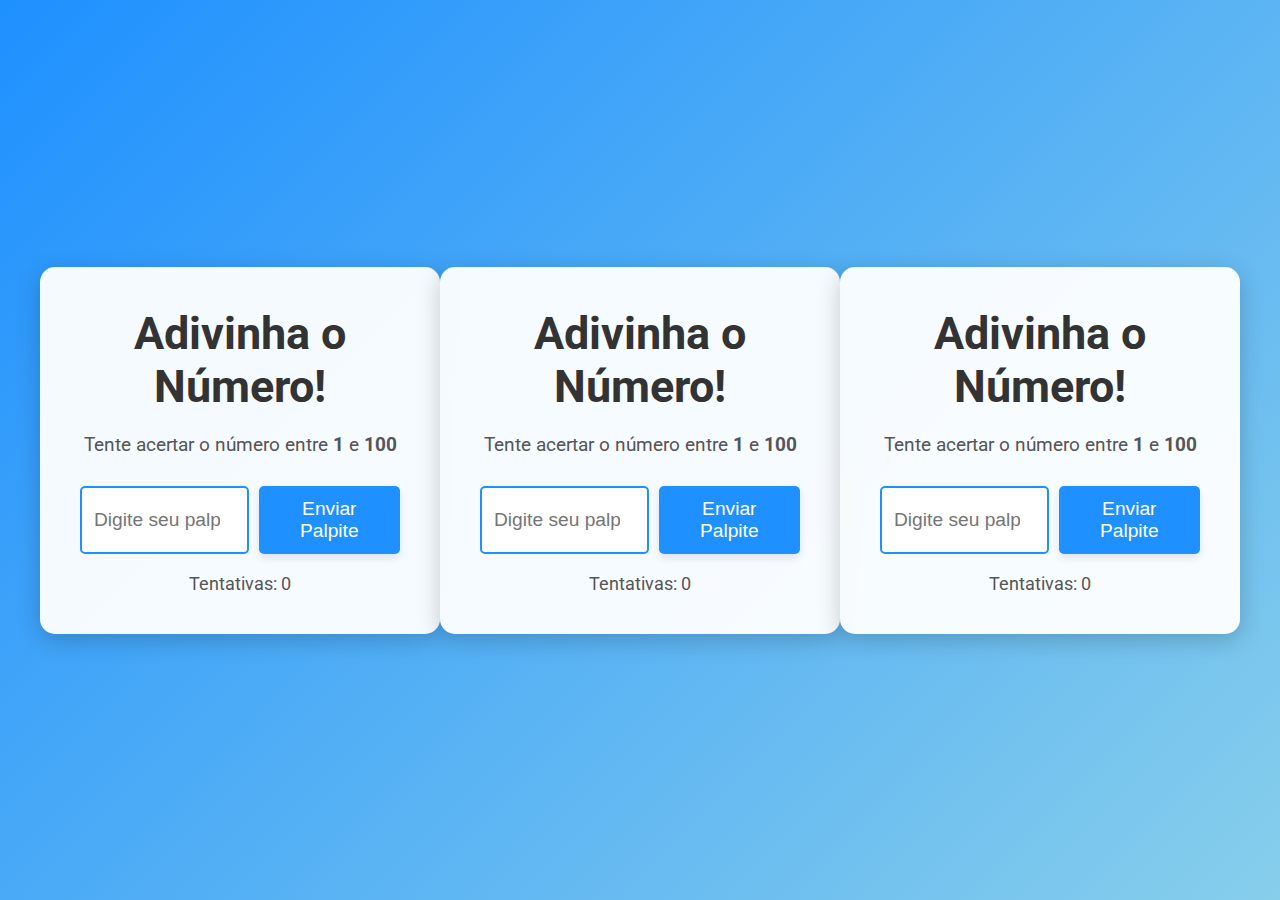
<file: adivinhar-numero-main/adivinhar-numero-main/index.html>
<!DOCTYPE html>
<html lang="pt-br">
<head>
    <meta charset="UTF-8">
    <meta name="viewport" content="width=device-width, initial-scale=1.0">
    <title>Jogo de Adivinhação</title>
    <link rel="stylesheet" href="estilo.css">
    <link href="https://fonts.googleapis.com/css2?family=Roboto:wght@400;700&display=swap" rel="stylesheet">
</head>
<body>
    <div class="container-jogo">
        <h1 class="titulo-jogo">Adivinha o Número!</h1>
        <p class="subtitulo">Tente acertar o número entre <strong>1</strong> e <strong>100</strong></p>
        
        <div class="area-input">
            <input type="number" id="palpite" placeholder="Digite seu palpite" class="campo-palpite" aria-label="Digite seu palpite">
            <button id="enviar-palpite" class="botao" aria-label="Enviar palpite">Enviar Palpite</button>
        </div>
        
        <p id="resultado" class="resultado" aria-live="polite"></p>
        <p id="tentativas" class="tentativas">Tentativas: <span id="contador-tentativas">0</span></p>
        <button id="reiniciar" class="botao-reiniciar" aria-label="Jogar novamente">Jogar Novamente</button>
    </div>

    <script src="script.js"></script>
</body>
</html><!DOCTYPE html>
<html lang="pt-br">
<head>
    <meta charset="UTF-8">
    <meta name="viewport" content="width=device-width, initial-scale=1.0">
    <title>Jogo de Adivinhação</title>
    <link rel="stylesheet" href="estilo.css">
    <link href="https://fonts.googleapis.com/css2?family=Roboto:wght@400;700&display=swap" rel="stylesheet">
</head>
<body>
    <div class="container-jogo">
        <h1 class="titulo-jogo">Adivinha o Número!</h1>
        <p class="subtitulo">Tente acertar o número entre <strong>1</strong> e <strong>100</strong></p>
        
        <div class="area-input">
            <input type="number" id="palpite" placeholder="Digite seu palpite" class="campo-palpite" aria-label="Digite seu palpite">
            <button id="enviar-palpite" class="botao" aria-label="Enviar palpite">Enviar Palpite</button>
        </div>
        
        <p id="resultado" class="resultado" aria-live="polite"></p>
        <p id="tentativas" class="tentativas">Tentativas: <span id="contador-tentativas">0</span></p>
        <button id="reiniciar" class="botao-reiniciar" aria-label="Jogar novamente">Jogar Novamente</button>
    </div>

    <script src="script.js"></script>
</body>
</html><!DOCTYPE html>
<html lang="pt-br">
<head>
    <meta charset="UTF-8">
    <meta name="viewport" content="width=device-width, initial-scale=1.0">
    <title>Jogo de Adivinhação</title>
    <link rel="stylesheet" href="estilo.css">
    <link href="https://fonts.googleapis.com/css2?family=Roboto:wght@400;700&display=swap" rel="stylesheet">
</head>
<body>
    <div class="container-jogo">
        <h1 class="titulo-jogo">Adivinha o Número!</h1>
        <p class="subtitulo">Tente acertar o número entre <strong>1</strong> e <strong>100</strong></p>
        
        <div class="area-input">
            <input type="number" id="palpite" placeholder="Digite seu palpite" class="campo-palpite" aria-label="Digite seu palpite">
            <button id="enviar-palpite" class="botao" aria-label="Enviar palpite">Enviar Palpite</button>
        </div>
        
        <p id="resultado" class="resultado" aria-live="polite"></p>
        <p id="tentativas" class="tentativas">Tentativas: <span id="contador-tentativas">0</span></p>
        <button id="reiniciar" class="botao-reiniciar" aria-label="Jogar novamente">Jogar Novamente</button>
    </div>

    <script src="script.js"></script>
</body>
</html>
</file>
<file: cronometro/style.css>
* {
    margin: 0;
    padding: 0;
    box-sizing: border-box;
    font-family: Arial, sans-serif;
}

body {
    background-color: #121212;
    color: white;
    display: flex;
    justify-content: center;
    align-items: center;
    height: 100vh;
}

.cronometro {
    text-align: center;
    background: #1e1e1e;
    padding: 30px;
    border-radius: 10px;
    box-shadow: 0px 0px 15px rgba(255, 255, 255, 0.1);
}

h1 {
    font-size: 3em;
    margin-bottom: 20px;
}

.botoes button {
    background: #6200ea;
    color: white;
    border: none;
    padding: 10px 20px;
    margin: 5px;
    font-size: 1em;
    cursor: pointer;
    border-radius: 5px;
    transition: 0.3s;
}

.botoes button:hover {
    background: #3700b3;
}
</file>
<file: PORTIFOLIO 2/style.css>
/* appling google font over the website  */
body{
    font-family: 'poppins', sans-serif;
    font-weight: 400;
}
/* styling menu icon */
.nav-menu{
    border: none;
    background-color: #fff;
    font-size: 1.5rem;
    color: #fca61f;
}
/* styling navbar links  */
.navbar-nav a{
    color: black;
    position: relative;
}
.navbar-nav a:hover{
    color: #fca61f;
}
.navbar-nav a:after {    
    background: none repeat scroll 0 0 transparent;
    bottom: 0;
    content: "";
    display: block;
    height: 2px;
    left: 50%;
    top: 35px;
    position: absolute;
    background: #fca61f;
    transition: width 0.3s ease 0s, left 0.3s ease 0s;
    width: 0;
  }
.navbar-nav a:hover:after { 
    width: 100%; 
    left: 0; 
  }
  /* styling contact btn  */
.c-btn{
    border: none;
    background: #fca61f;
    color: #fff;
    font-size: 1rem;
}
/* styling home section starts */
.home{
    background: linear-gradient(33deg, rgba(242,242,255,1) 0%, rgba(235,249,255,1) 100%);
    padding: 30px 0px 20px 0px;
}
.home h2{
    margin-top: 20px;
    font-size: 3rem;
    line-height: 4rem;
}
.c-orange{
    color: #6f34fe;
    font-weight: 700;
    font-size: 4rem;
}
.home p{
    width: fit-content;
    margin-top: 1rem;
    font-size: 1.2rem;
}
.h-btn:hover{
    background: #6f34fe;
    color: #fff;
    transform: translateY(-20px);
    transition-duration: 1s;
}
.link{
    text-decoration: none;
    font-size: 1.2rem;
    color: #fca61f;
    position: relative;  
}
.link::after{
    content: '';
    position: absolute;
    width: 100%;
    transform: scaleX(0);
    height: 2px;
    bottom: 0;
    left: 0;
    top: 20px;
    background-color: #6f34fe;
    transform-origin: bottom right;
    transition: transform 0.25s ease-out;
}
.link:hover{
    color: #6f34fe;
}
.link:hover::after{
    transform: scaleX(1);
    transform-origin: bottom left;
}
/* adding animation to home section image  */
.home img{
    animation: floatimg 4s ease-in-out infinite;
}

@keyframes floatimg {
    0%{
        transform: translateX(0);
    }
    50%{
        transform: translateX(-24px);
    }
    100%{
        transform: translateX(0);
    }
}

/* expertise section starts */
.heading small{
    color: #6f34fe;
    font-size: 1.5rem;
    font-weight: 600;
}
.heading h3{
    margin-top: 0.5rem;
    color: #3f396d;
    font-size: 2.5rem;
    font-weight: 700;
}
.expertise h4{
    color: #3f396d;
    font-weight: 700;
}
.expertise a{
    text-decoration: none;
    color: #fca61f;
}
.expertise a:hover{
    color: #6f34fe;
}
.expertise .service-card{
    text-align: center;
    padding: 15px 15px;
    border-radius: 0.7rem;
}

/* skill section starts */
.skill{
    background-color: rgb(234, 234, 249);
}
.progress-card{
    padding: 12% 10% 10% 15%;
    background-color: #fff;
    text-align: center;
    border-radius: 10%;
}
.progress-card:hover{
    transform: scale(1.1,1.1);
    transition-duration: 0.6s;
}
.circular-progress{
    position: relative;
    height: 130px;
    width: 130px;
    border-radius: 50%;
    background: conic-gradient(#7d2ae8 3.6deg, #ededed 0deg);
    display: flex;
    align-items: center;
    justify-content: center;
}
.circular-progress::before{
    content: "";
    position: absolute;
    height: 120px;
    width: 120px;
    border-radius: 50%;
    background-color: #fff;
}
.progress-value{
    position: relative;
    font-size: 1.5rem;
    font-weight: 600;
}
.html-progress{
    color: #fca61f;
}
.javascript-progress{
    color: #6f34fe;
}
.php-progress{
    color: #20c997;
}
.reactjs-progress{
    color: #3f396d;
}
.text{
    font-size: 1.2rem;
    font-weight: 500;
}
.heading p{
    font-size: 1.3rem;
}

/* portfolio section starts */
#myBtnContainer{
    margin-bottom: 45px;
}
#myBtnContainer button{
  border: none;
  color: black;
  background: transparent;
  font-size: 20px;
  font-weight: 600;
  cursor: pointer;   
  display: inline-block;
  margin: 0 25px;
}
#myBtnContainer button:hover{
    color: #fca61f;
}

#myBtnContainer button:focus{
    outline: none;
}
.post .content h4{
    font-size: 1rem;
    font-weight: 700;
}
.post .card{
    border: none;
}

/* testimonial section starts */
.testimonial img:hover{
    transform: scale(1.2,1.2);
    transition-duration: 1s;
}
.testimonial h4{
    color: #3f396d;
}
.testimonial i{
    font-size: 2.9rem;
    color: #fca61f;
    
}
.testimonial .nextprev-btn{
    border: none;
    background-color: #fff;
}
.prev:hover,.prev-btn:hover{
    color:#6f34fe;
    transform: translateX(-10px);
    transition-duration: 1s;
}
.next:hover,.next-btn:hover{
    color:#6f34fe;
    transform: translateX(10px);
    transition-duration: 1s;
}

/* styling modal group  */
.btn-c{
    margin-left: 94%;
    background-color: transparent;
    border: none;
    color: #fff;
    font-size: 2rem;
    margin-top: -3%;
}
.btn-c i{
    color: #fca61f;
}
.modal-body .content span{
    font-size: 1rem;
}
.modal-body .content small{
    font-size: 1rem;
    color: #6f34fe;
}
/* contact section starts */
.contact{
    background-color: #f3f3f3;
}
.contact-details i{
    font-size: 1.5rem;
    color: #fca61f;
}
.contact-details p{
    font-size: 1.2rem;
    margin-left: 1rem;
}
.contact-form .form-control:focus{
    box-shadow: none;
    border: 1px solid #fca61f;
}
.contact-form .form-control{
    padding: 10px 10px;
    width: 80%;
}

/* footer section starts */
footer{
    background-color: #211e39;
}

footer .link-group a{
    margin-left: 10px;
    margin-right: 10px;
    text-decoration: none;
    color: #6c757d;
    font-size: 1.1rem;
    margin-top: 1rem;
}
footer .link-group a:hover{
    color: #fca61f;
}
.social-links button{
    border: none;
    margin-right: 1rem;
    font-size: 1.2rem;
    background-color: #fff;
    padding: 14px 15px 10px 15px;
}
.social-links .dribble{
    color: #f33a7e;
}
.social-links button:hover{
    color: #fff;
    transform: translateY(-20px);
    transition-duration: 1s;
}
.social-links .dribble:hover{
    background-color: #f33a7e;
}
.social-links .whatsapp{
    color: #25D366;
}
.social-links .whatsapp:hover{
    background-color: #25D366;
}
.social-links .behance{
    color: #255afc;
}
.social-links .behance:hover{
    background-color: #255afc;
}
.post {
    visibility: visible; /* Garante que os itens não fiquem invisíveis */
    opacity: 1; /* Garante que eles não fiquem transparentes */
    transition: opacity 0.5s ease-in-out; /* Efeito suave de transição */
  }
  /* Estilo do botão específico para contato */
.button-contact {
    display: inline-block;
    background-color: #6f34fe; /* Cor de fundo do botão */
    color: white; /* Cor do texto */
    text-decoration: none; /* Remove o sublinhado */
    border: 2px solid transparent; /* Remove qualquer borda */
    border-radius: 50px; /* Bordas arredondadas */
    padding: 10px 20px; /* Padding (espaçamento interno) */
    font-size: 16px; /* Tamanho da fonte */
    transition: all 0.3s ease; /* Transição suave para as mudanças */
  }
  
  /* Remove o sublinhado do link dentro do botão */
  .button-contact a {
    color: white; /* Cor do texto do link */
    text-decoration: none; /* Remove sublinhado */
  }
  
  /* Efeito de hover */
  .button-contact:hover {
    background-color: #fca61f; /* Cor de fundo ao passar o mouse */
    border-color: #f7f7f7; /* Cor da borda ao passar o mouse */
    transform: scale(1.1); /* Aumenta o tamanho do botão */
  }
  
  /* Efeito de foco (quando o botão está ativo) */
  .button-contact:focus {
    outline: none; /* Remove o contorno padrão */
    box-shadow: 0 0 10px rgba(0, 123, 255, 0.5); /* Adiciona um brilho */
  }
  /* Estilo apenas para o botão "Me contrate" */
.me-contrate-btn {
    text-decoration: none;  /* Remove o sublinhado */
    color: white;           /* Cor do texto branco */
  }
  
  /* Estilo para o botão, se necessário */
  .c-btn.h-btn .me-contrate-btn {
    color: inherit;         /* Garante que o link tenha a cor do botão */
  }
  .social-links button:focus,
.social-links a:focus {
  outline: none;
  border: none; /* Remove qualquer borda ao focar */
  box-shadow: none; /* Remove qualquer sombra de foco */
}
.social-links button {
    display: inline-flex;  /* Garante que os botões fiquem na mesma linha */
    justify-content: center;
    align-items: center;
    width: 50px;  /* Tamanho ajustado para os botões */
    height: 50px; /* Tamanho ajustado para os botões */
    border-radius: 50%; /* Torna os botões redondos */
    background-color: transparent; /* Remove o fundo */
    border: 2px solid #ddd; /* Borda fina para o botão */
    margin: 10px; /* Ajuste a margem entre os botões */
    transition: all 0.3s ease; /* Mantém a animação suave */
  }
  
  .social-links button:hover {
    transform: scale(1.1); /* Efeito de aumento ao passar o mouse */
    border-color: #ddd; /* Cor da borda ao passar o mouse */
  }
  
  .social-links button i {
    font-size: 1.5rem; /* Tamanho do ícone */
    color: inherit; /* Cor do ícone conforme o botão */
  }
  
  /* Definindo as cores específicas para cada rede social */
  .social-links .dribble a i {
    color: #E1306C; /* Cor do Instagram */
  }
  
  .social-links .whatsapp a i {
    color: #25D366; /* Cor do WhatsApp */
  }
  
  .social-links .behance a i {
    color: #1DA1F2; /* Cor do Twitter */
  }
  
  * {
    box-sizing: border-box;
}

body {
    overflow-x: hidden; /* Impede a rolagem horizontal */
}
/* Garante que TODAS as seções sigam o layout 2 em 2 */
/* Garante que os cards fiquem em 2 colunas mesmo em telas grandes */
.portfolio-body .row > div,
.design .row > div,
.app .row > div,
.website .row > div {
  flex: 0 0 48%;
  max-width: 48%;
  margin-bottom: 20px;
}

/* Em telas pequenas (celulares), volta pra 1 por linha */
@media (max-width: 768px) {
  .portfolio-body .row > div,
  .design .row > div,
  .app .row > div,
  .website .row > div {
    flex: 0 0 100%;
    max-width: 100%;
    margin-bottom: 20px;
  }
}


.card-img-top {
  width: 100%;
  height: 200px; /* Deixa tudo com o mesmo tamanho visual */
  object-fit: cover; /* Centraliza e corta a imagem proporcionalmente */
  border: none !important; /* Remove borda */
  box-shadow: none !important; /* Remove sombra */
}
/* Remove qualquer borda/sombra das divs de cards */
.card {
  border: none !important;
  box-shadow: none !important;
  background-color: transparent !important;
}
.card-img-top {
  object-fit: cover; /* Mantém a proporção da imagem sem distorcer */
  width: 100%; /* A largura da imagem será igual à largura da div */
  height: 250px; /* Ajuste a altura para ser um pouco menor que a largura, criando um efeito achatado */
}
</file>
<file: portifolio/style.css>
/* GENERAL */

@import url("https://fonts.googleapis.com/css2?family=Poppins:wght@300;400;500;600&display=swap");

* {
  margin: 0;
  padding: 0;
}

body {
  font-family: "Poppins", sans-serif;
}

html {
  scroll-behavior: smooth;
}

p {
  color: rgb(85, 85, 85);
}

/* TRANSITION */

a,
.btn {
  transition: all 300ms ease;
}

/* DESKTOP NAV */

nav,
.nav-links {
  display: flex;
}

nav {
  justify-content: space-around;
  align-items: center;
  height: 17vh;
}

.nav-links {
  gap: 2rem;
  list-style: none;
  font-size: 1.5rem;
}

a {
  color: black;
  text-decoration: none;
  text-decoration-color: white;
}

a:hover {
  color: grey;
  text-decoration: underline;
  text-underline-offset: 1rem;
  text-decoration-color: rgb(181, 181, 181);
}

.logo {
  font-size: 2rem;
}

.logo:hover {
  cursor: default;
}

/* HAMBURGER MENU */

#hamburger-nav {
  display: none;
}

.hamburger-menu {
  position: relative;
  display: inline-block;
}

.hamburger-icon {
  display: flex;
  flex-direction: column;
  justify-content: space-between;
  height: 24px;
  width: 30px;
  cursor: pointer;
}

.hamburger-icon span {
  width: 100%;
  height: 2px;
  background-color: black;
  transition: all 0.3 ease-in-out;
}

.menu-links {
  position: absolute;
  top: 100%;
  right: 0;
  background-color: white;
  width: fit-content;
  max-height: 0;
  overflow: hidden;
  transition: all 0.3 ease-in-out;
}

.menu-links a {
  display: block;
  padding: 10px;
  text-align: center;
  font-size: 1.5rem;
  color: black;
  text-decoration: none;
  transition: all 0.3 ease-in-out;
}

.menu-links li {
  list-style: none;
}

.menu-links.open {
  max-height: 300px;
}

.hamburger-icon.open span:first-child {
  transform: rotate(45deg) translate(10px, 5px);
}

.hamburger-icon.open span:nth-child(2) {
  opacity: 0;
}

.hamburger-icon.open span:last-child {
  transform: rotate(-45deg) translate(10px, -5px);
}

.hamburger-icon span:first-child {
  transform: none;
}

.hamburger-icon span:first-child {
  opacity: 1;
}

.hamburger-icon span:first-child {
  transform: none;
}

/* SECTIONS */

section {
  padding-top: 4vh;
  height: 96vh;
  margin: 0 10rem;
  box-sizing: border-box;
  min-height: fit-content;
}

.section-container {
  display: flex;
}

/* PROFILE SECTION */

#profile {
  display: flex;
  justify-content: center;
  gap: 5rem;
  height: 80vh;
}

.section__pic-container {
  display: flex;
  height: 400px;
  width: 400px;
  margin: auto 0;
}

.section__text {
  align-self: center;
  text-align: center;
}

.section__text p {
  font-weight: 600;
}

.section__text__p1 {
  text-align: center;
}

.section__text__p2 {
  font-size: 1.75rem;
  margin-bottom: 1rem;
}

.title {
  font-size: 3rem;
  text-align: center;
}

#socials-container {
  display: flex;
  justify-content: center;
  margin-top: 1rem;
  gap: 1rem;
}

/* ICONS */

.icon {
  cursor: pointer;
  height: 2rem;
}

/* BUTTONS */

.btn-container {
  display: flex;
  justify-content: center;
  gap: 1rem;
}

.btn {
  font-weight: 600;
  transition: all 300ms ease;
  padding: 1rem;
  width: 8rem;
  border-radius: 2rem;
}

.btn-color-1,
.btn-color-2 {
  border: rgb(53, 53, 53) 0.1rem solid;
}

.btn-color-1:hover,
.btn-color-2:hover {
  cursor: pointer;
}

.btn-color-1,
.btn-color-2:hover {
  background: rgb(53, 53, 53);
  color: white;
}

.btn-color-1:hover {
  background: rgb(0, 0, 0);
}

.btn-color-2 {
  background: none;
}

.btn-color-2:hover {
  border: rgb(255, 255, 255) 0.1rem solid;
}

.btn-container {
  gap: 1rem;
}

/* ABOUT SECTION */

#about {
  position: relative;
}

.about-containers {
  gap: 2rem;
  margin-bottom: 2rem;
  margin-top: 2rem;
}

.about-details-container {
  justify-content: center;
  flex-direction: column;
}

.about-containers,
.about-details-container {
  display: flex;
}

.about-pic {
  border-radius: 2rem;
}

.arrow {
  position: absolute;
  right: -5rem;
  bottom: 2.5rem;
}

.details-container {
  padding: 1.5rem;
  flex: 1;
  background: white;
  border-radius: 2rem;
  border: rgb(53, 53, 53) 0.1rem solid;
  border-color: rgb(163, 163, 163);
  text-align: center;
}

.section-container {
  gap: 4rem;
  height: 80%;
}

.section__pic-container {
  height: 400px;
  width: 400px;
  margin: auto 0;
}

/* EXPERIENCE SECTION */

#experience {
  position: relative;
}

.experience-sub-title {
  color: rgb(85, 85, 85);
  font-weight: 600;
  font-size: 1.75rem;
  margin-bottom: 2rem;
}

.experience-details-container {
  display: flex;
  justify-content: center;
  flex-direction: column;
}

.article-container {
  display: flex;
  text-align: initial;
  flex-wrap: wrap;
  flex-direction: row;
  gap: 2.5rem;
  justify-content: space-around;
}

article {
  display: flex;
  width: 10rem;
  justify-content: space-around;
  gap: 0.5rem;
}

article .icon {
  cursor: default;
}

/* PROJECTS SECTION */

#projects {
  position: relative;
}

.color-container {
  border-color: rgb(163, 163, 163);
  background: rgb(250, 250, 250);
}

.project-img {
  border-radius: 2rem;
  width: 90%;
  height: 90%;
}

.project-title {
  margin: 1rem;
  color: black;
}

.project-btn {
  color: black;
  border-color: rgb(163, 163, 163);
}

/* CONTACT */

#contact {
  display: flex;
  justify-content: center;
  flex-direction: column;
  height: 70vh;
}

.contact-info-upper-container {
  display: flex;
  justify-content: center;
  border-radius: 2rem;
  border: rgb(53, 53, 53) 0.1rem solid;
  border-color: rgb(163, 163, 163);
  background: (250, 250, 250);
  margin: 2rem auto;
  padding: 0.5rem;
}

.contact-info-container {
  display: flex;
  align-items: center;
  justify-content: center;
  gap: 0.5rem;
  margin: 1rem;
}

.contact-info-container p {
  font-size: larger;
}

.contact-icon {
  cursor: default;
}

.email-icon {
  height: 2.5rem;
}

/* FOOTER SECTION */

footer {
  height: 26vh;
  margin: 0 1rem;
}

footer p {
  text-align: center;
}
h3 {
  margin-top: 20px;
  margin-bottom: 10px;
}

p {
  margin-bottom: 10px; /* Ajusta o espaço entre os parágrafos */
}

h3 + p {
  margin-top: 20px; /* Espaço extra entre as seções */
}
</file>
<file: portifolio/mediaqueries.css>
@media screen and (max-width: 1400px) {
  #profile {
    height: 83vh;
    margin-bottom: 6rem;
  }
  .about-containers {
    flex-wrap: wrap;
  }
  #contact,
  #projects {
    height: fit-content;
  }
}

@media screen and (max-width: 1200px) {
  #desktop-nav {
    display: none;
  }
  #hamburger-nav {
    display: flex;
  }
  #experience,
  .experience-details-container {
    margin-top: 2rem;
  }
  #profile,
  .section-container {
    display: block;
  }
  .arrow {
    display: none;
  }
  section,
  .section-container {
    height: fit-content;
  }
  section {
    margin: 0 5%;
  }
  .section__pic-container {
    width: 275px;
    height: 275px;
    margin: 0 auto 2rem;
  }
  .about-containers {
    margin-top: 0;
  }
}

@media screen and (max-width: 600px) {
  #contact,
  footer {
    height: 40vh;
  }
  #profile {
    height: 83vh;
    margin-bottom: 0;
  }
  article {
    font-size: 1rem;
  }
  footer nav {
    height: fit-content;
    margin-bottom: 2rem;
  }
  .about-containers,
  .contact-info-upper-container,
  .btn-container {
    flex-wrap: wrap;
  }
  .contact-info-container {
    margin: 0;
  }
  .contact-info-container p,
  .nav-links li a {
    font-size: 1rem;
  }
  .experience-sub-title {
    font-size: 1.25rem;
  }
  .logo {
    font-size: 1.5rem;
  }
  .nav-links {
    flex-direction: column;
    gap: 0.5rem;
    text-align: center;
  }
  .section__pic-container {
    width: auto;
    height: 46vw;
    justify-content: center;
  }
  .section__text__p2 {
    font-size: 1.25rem;
  }
  .title {
    font-size: 2rem;
  }
  .text-container {
    text-align: justify;
  }
}
</file>
<file: estilo.css>
/* Resetando margens e preenchimentos */
* {
    margin: 0;
    padding: 0;
    box-sizing: border-box;
}

body {
    font-family: 'Roboto', sans-serif;
    background: linear-gradient(135deg, #1E90FF, #87CEEB);
    display: flex;
    justify-content: center;
    align-items: center;
    height: 100vh;
    margin: 0;
    color: #333;
}

.container-jogo {
    background-color: rgba(255, 255, 255, 0.95);
    border-radius: 15px;
    padding: 40px;
    box-shadow: 0px 6px 25px rgba(0, 0, 0, 0.2);
    text-align: center;
    width: 100%;
    max-width: 400px;
    animation: fadeIn 0.5s ease-in-out;
}

.titulo-jogo {
    font-size: 2.8rem;
    color: #333;
    margin-bottom: 20px;
    font-weight: bold;
}

.subtitulo {
    font-size: 1.2rem;
    color: #555;
    margin-bottom: 30px;
}

.area-input {
    display: flex;
    justify-content: center;
    margin-bottom: 20px;
}

.campo-palpite {
    padding: 12px;
    font-size: 1.2rem;
    width: 60%;
    border-radius: 5px;
    border: 2px solid #1E90FF;
    margin-right: 10px;
    transition: border-color 0.3s ease;
}

.campo-palpite:focus {
    border-color: #005BB5;
    outline: none;
}

.botao {
    padding: 12px 20px;
    font-size: 1.2rem;
    color: white;
    background-color: #1E90FF;
    border: none;
    border-radius: 5px;
    cursor: pointer;
    transition: background-color 0.3s ease, transform 0.2s ease;
    box-shadow: 0 4px 8px rgba(0, 0, 0, 0.1);
}

.botao:hover {
    background-color: #005BB5;
    transform: scale(1.05);
}

.botao:disabled {
    background-color: #ccc;
    cursor: not-allowed;
}

.resultado {
    font-size: 1.5rem;
    margin-top: 20px;
    color: #333;
    font-weight: bold;
}

.tentativas {
    font-size: 1.1rem;
    color: #555;
}

.botao-reiniciar {
    padding: 12px 20px;
    font-size: 1.2rem;
    color: white;
    background-color: #28A745;
    border: none;
    border-radius: 5px;
    cursor: pointer;
    margin-top: 20px;
    box-shadow: 0 4px 8px rgba(0, 0, 0, 0.1);
    display: none;
    transition: background-color 0.3s ease, transform 0.2s ease;
}

.botao-reiniciar:hover {
    background-color: #218838;
    transform: scale(1.05);
}

@keyframes fadeIn {
    from {
        opacity: 0;
        transform: translateY(-20px);
    }
    to {
        opacity: 1;
        transform: translateY(0);
    }
}
</file>
<file: capivara-clikerkk/style.css>
/* Resetando margens e padding para garantir consistência */
* {
    margin: 0;
    padding: 0;
    box-sizing: border-box;
}

body {
    font-family: 'Arial', sans-serif;
    background-color: #f4f4f4;
    text-align: center;
    padding: 50px;
}

.container {
    background-color: white;
    border-radius: 15px;
    box-shadow: 0 10px 20px rgba(0, 0, 0, 0.1);
    padding: 30px;
    max-width: 400px;
    margin: auto;
}

h1 {
    color: #4CAF50;
    font-size: 2.5rem;
    margin-bottom: 20px;
}

p {
    font-size: 1.2rem;
    margin-bottom: 20px;
    color: #555;
}

#capivara {
    width: 150px;
    height: 150px;
    background-image: url('capivarakkk.png'); /* Caminho local para a imagem */
    background-size: cover;
    background-position: center;
    margin: 20px auto;
    border-radius: 50%;
    cursor: pointer;
    transition: transform 0.3s ease, box-shadow 0.3s ease;
}

#capivara:hover {
    transform: scale(1.1);
    box-shadow: 0 5px 15px rgba(0, 0, 0, 0.2);
}

#pontos {
    font-weight: bold;
    color: #4CAF50;
    font-size: 1.5rem;
}

button {
    padding: 12px 25px;
    font-size: 1rem;
    color: white;
    background-color: #FF5722;
    border: none;
    border-radius: 10px;
    cursor: pointer;
    transition: background-color 0.3s ease, transform 0.2s ease;
    margin-top: 20px;
}

button:hover {
    background-color: #e64a19;
    transform: translateY(-3px);
}

button:active {
    transform: translateY(1px);
}
</file>
<file: conversor monetario/style.css>
/* Reset básico */
* {
    margin: 0;
    padding: 0;
    box-sizing: border-box;
    font-family: 'Poppins', sans-serif;
}

/* Fundo com gradiente */
body {
    display: flex;
    justify-content: center;
    align-items: center;
    height: 100vh;
    background: linear-gradient(135deg, #1e3c72, #2a5298);
    color: white;
}

/* Container principal */
.container {
    text-align: center;
}

/* Título destacado */
h1 {
    font-size: 26px;
    margin-bottom: 20px;
    text-shadow: 2px 2px 5px rgba(0, 0, 0, 0.2);
}

/* Caixa do conversor */
.converter-box {
    background: white;
    color: black;
    padding: 20px;
    border-radius: 12px;
    box-shadow: 0px 4px 10px rgba(0, 0, 0, 0.2);
    max-width: 350px;
    margin: auto;
}

/* Inputs e select */
label {
    font-size: 14px;
    font-weight: bold;
    display: block;
    margin-top: 10px;
}

input, select {
    width: 100%;
    padding: 10px;
    margin-top: 5px;
    border-radius: 8px;
    border: 1px solid #ccc;
    font-size: 16px;
}

/* Botão */
button {
    width: 100%;
    padding: 12px;
    margin-top: 15px;
    background: #28a745;
    color: white;
    border: none;
    border-radius: 8px;
    font-size: 18px;
    cursor: pointer;
    transition: 0.3s;
}

button:hover {
    background: #218838;
}

/* Resultado */
.resultado {
    margin-top: 15px;
    padding: 10px;
    background: #f8f9fa;
    border-radius: 8px;
    font-size: 20px;
    font-weight: bold;
    color: #333;
}
</file>
<file: adivinhar-numero-main/adivinhar-numero-main/estilo.css>
/* Resetando margens e preenchimentos */
* {
    margin: 0;
    padding: 0;
    box-sizing: border-box;
}

body {
    font-family: 'Roboto', sans-serif;
    background: linear-gradient(135deg, #1E90FF, #87CEEB);
    display: flex;
    justify-content: center;
    align-items: center;
    height: 100vh;
    margin: 0;
    color: #333;
}

.container-jogo {
    background-color: rgba(255, 255, 255, 0.95);
    border-radius: 15px;
    padding: 40px;
    box-shadow: 0px 6px 25px rgba(0, 0, 0, 0.2);
    text-align: center;
    width: 100%;
    max-width: 400px;
    animation: fadeIn 0.5s ease-in-out;
}

.titulo-jogo {
    font-size: 2.8rem;
    color: #333;
    margin-bottom: 20px;
    font-weight: bold;
}

.subtitulo {
    font-size: 1.2rem;
    color: #555;
    margin-bottom: 30px;
}

.area-input {
    display: flex;
    justify-content: center;
    margin-bottom: 20px;
}

.campo-palpite {
    padding: 12px;
    font-size: 1.2rem;
    width: 60%;
    border-radius: 5px;
    border: 2px solid #1E90FF;
    margin-right: 10px;
    transition: border-color 0.3s ease;
}

.campo-palpite:focus {
    border-color: #005BB5;
    outline: none;
}

.botao {
    padding: 12px 20px;
    font-size: 1.2rem;
    color: white;
    background-color: #1E90FF;
    border: none;
    border-radius: 5px;
    cursor: pointer;
    transition: background-color 0.3s ease, transform 0.2s ease;
    box-shadow: 0 4px 8px rgba(0, 0, 0, 0.1);
}

.botao:hover {
    background-color: #005BB5;
    transform: scale(1.05);
}

.botao:disabled {
    background-color: #ccc;
    cursor: not-allowed;
}

.resultado {
    font-size: 1.5rem;
    margin-top: 20px;
    color: #333;
    font-weight: bold;
}

.tentativas {
    font-size: 1.1rem;
    color: #555;
}

.botao-reiniciar {
    padding: 12px 20px;
    font-size: 1.2rem;
    color: white;
    background-color: #28A745;
    border: none;
    border-radius: 5px;
    cursor: pointer;
    margin-top: 20px;
    box-shadow: 0 4px 8px rgba(0, 0, 0, 0.1);
    display: none;
    transition: background-color 0.3s ease, transform 0.2s ease;
}

.botao-reiniciar:hover {
    background-color: #218838;
    transform: scale(1.05);
}

@keyframes fadeIn {
    from {
        opacity: 0;
        transform: translateY(-20px);
    }
    to {
        opacity: 1;
        transform: translateY(0);
    }
}
</file>
